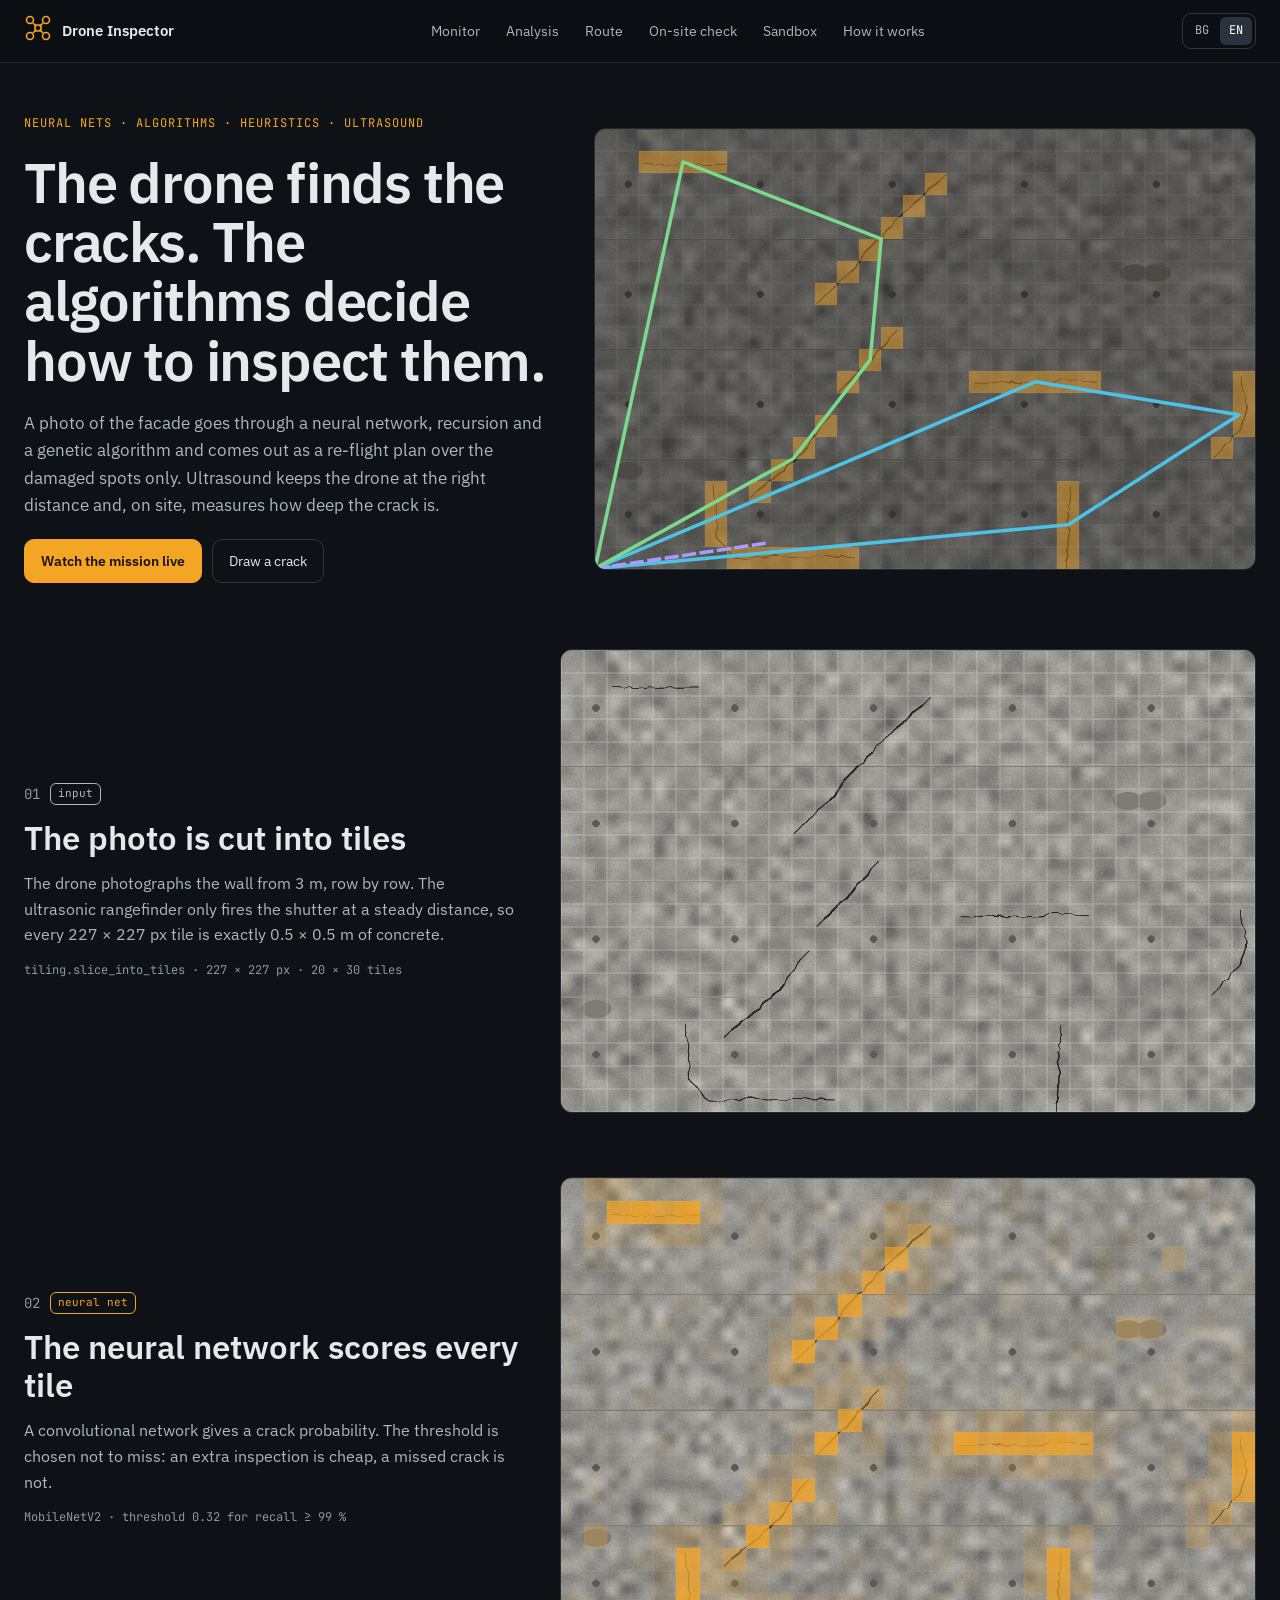
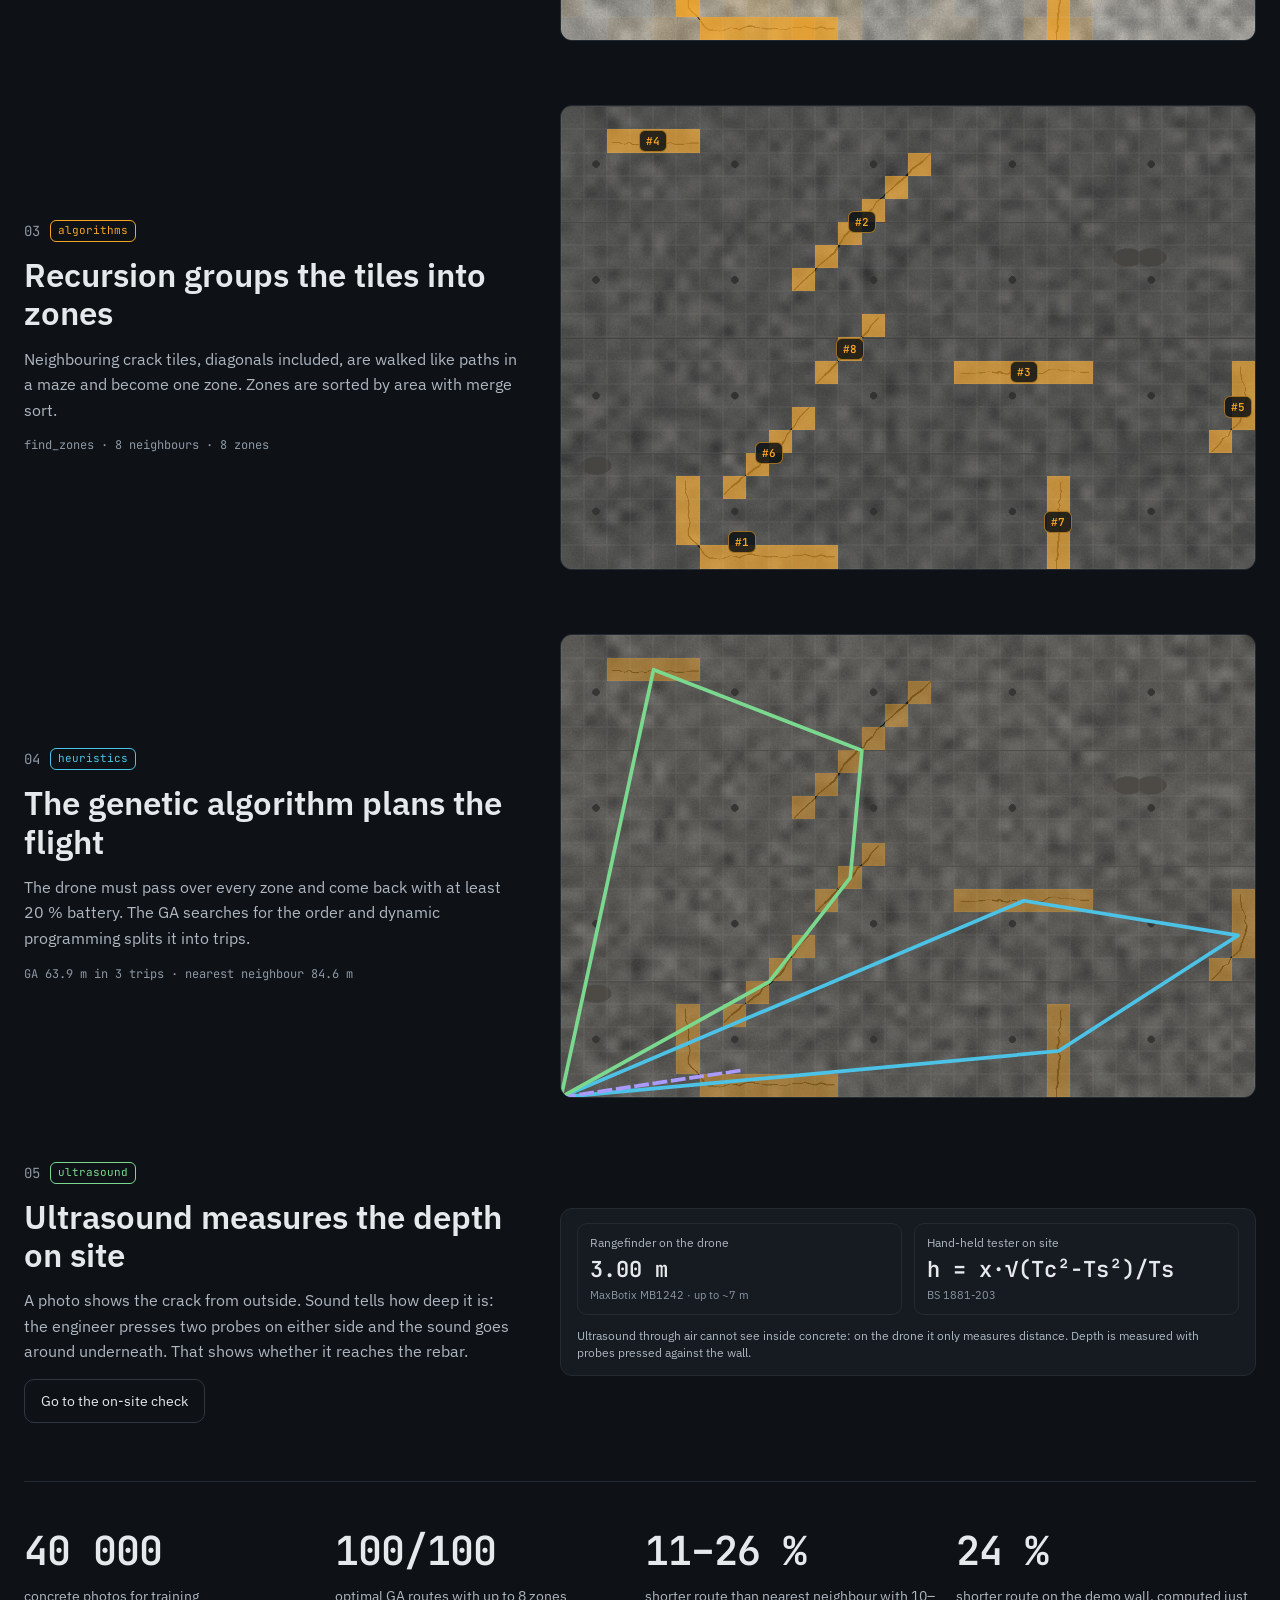
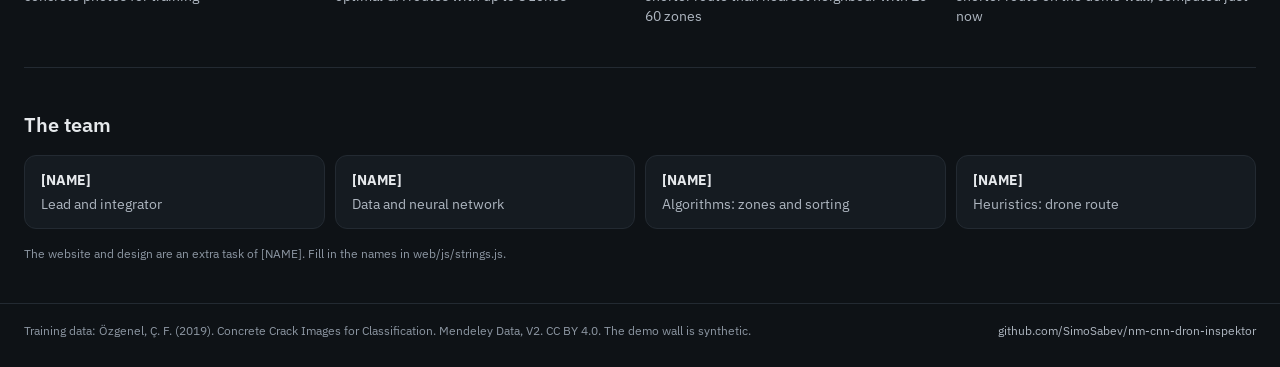
<file: web/index.html>
<!doctype html>
<html lang="bg">
<head>
<meta charset="utf-8">
<meta name="viewport" content="width=device-width, initial-scale=1">
<title>Дрон инспектор</title>
<link rel="preconnect" href="https://fonts.googleapis.com">
<link rel="preconnect" href="https://fonts.gstatic.com" crossorigin>
<link href="https://fonts.googleapis.com/css2?family=IBM+Plex+Sans:wght@400;500;600;700&family=JetBrains+Mono:wght@400;500;600&display=swap" rel="stylesheet">
<link rel="stylesheet" href="css/app.css">
<script type="module" src="js/pages/index.js"></script>
</head>
<body>
<header id="top"></header>
<main id="app" class="page" data-i18n-title="title.index"></main>
<footer id="foot"></footer>
</body>
</html>
</file>
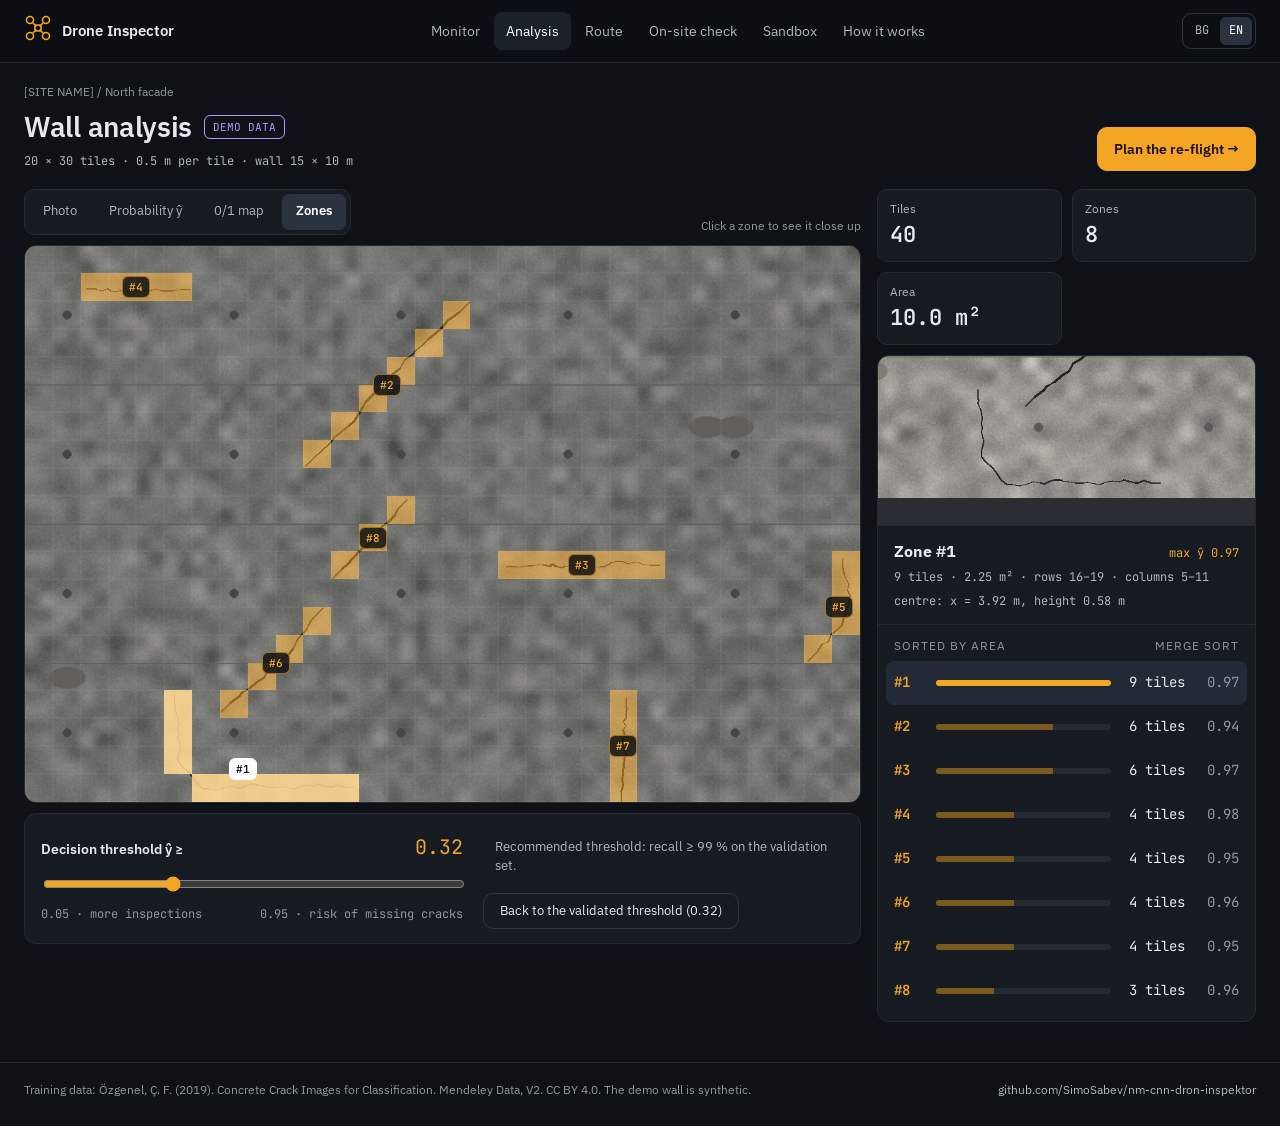
<file: web/analysis.html>
<!doctype html>
<html lang="bg">
<head>
<meta charset="utf-8">
<meta name="viewport" content="width=device-width, initial-scale=1">
<title>Дрон инспектор</title>
<link rel="preconnect" href="https://fonts.googleapis.com">
<link rel="preconnect" href="https://fonts.gstatic.com" crossorigin>
<link href="https://fonts.googleapis.com/css2?family=IBM+Plex+Sans:wght@400;500;600;700&family=JetBrains+Mono:wght@400;500;600&display=swap" rel="stylesheet">
<link rel="stylesheet" href="css/app.css">
<script type="module" src="js/pages/analysis.js"></script>
</head>
<body>
<header id="top"></header>
<main id="app" class="page" data-i18n-title="title.analysis"></main>
<footer id="foot"></footer>
</body>
</html>
</file>
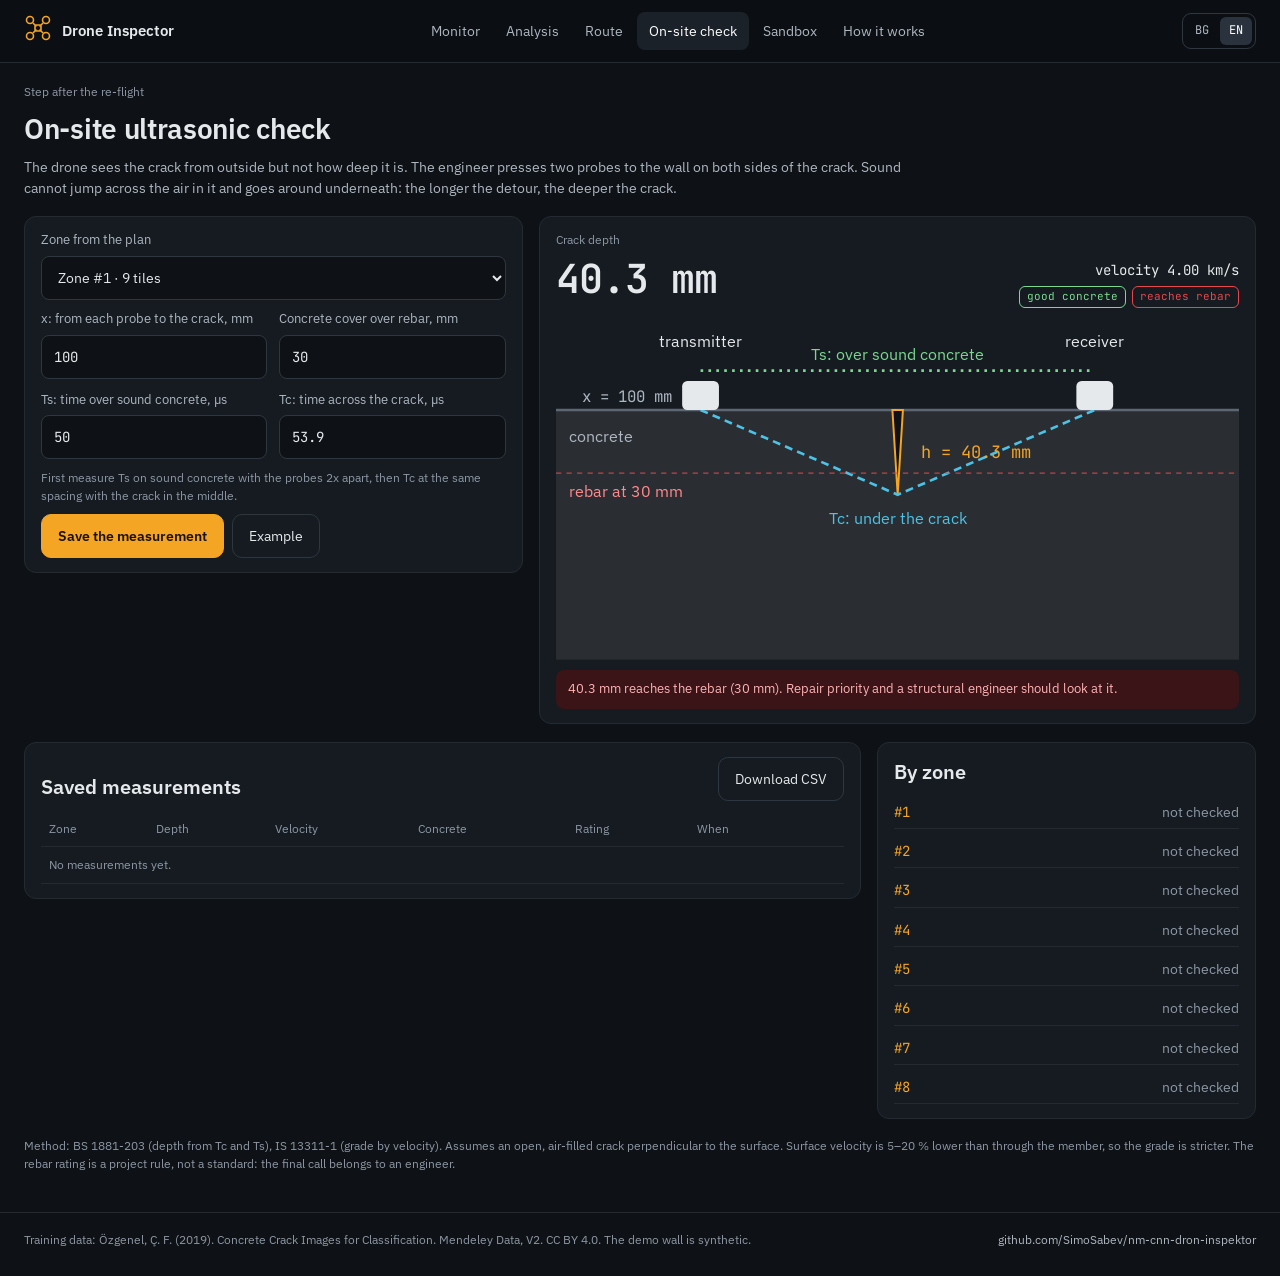
<file: web/field.html>
<!doctype html>
<html lang="bg">
<head>
<meta charset="utf-8">
<meta name="viewport" content="width=device-width, initial-scale=1">
<title>Дрон инспектор</title>
<link rel="preconnect" href="https://fonts.googleapis.com">
<link rel="preconnect" href="https://fonts.gstatic.com" crossorigin>
<link href="https://fonts.googleapis.com/css2?family=IBM+Plex+Sans:wght@400;500;600;700&family=JetBrains+Mono:wght@400;500;600&display=swap" rel="stylesheet">
<link rel="stylesheet" href="css/app.css">
<script type="module" src="js/pages/field.js"></script>
</head>
<body>
<header id="top"></header>
<main id="app" class="page" data-i18n-title="title.field"></main>
<footer id="foot"></footer>
</body>
</html>
</file>
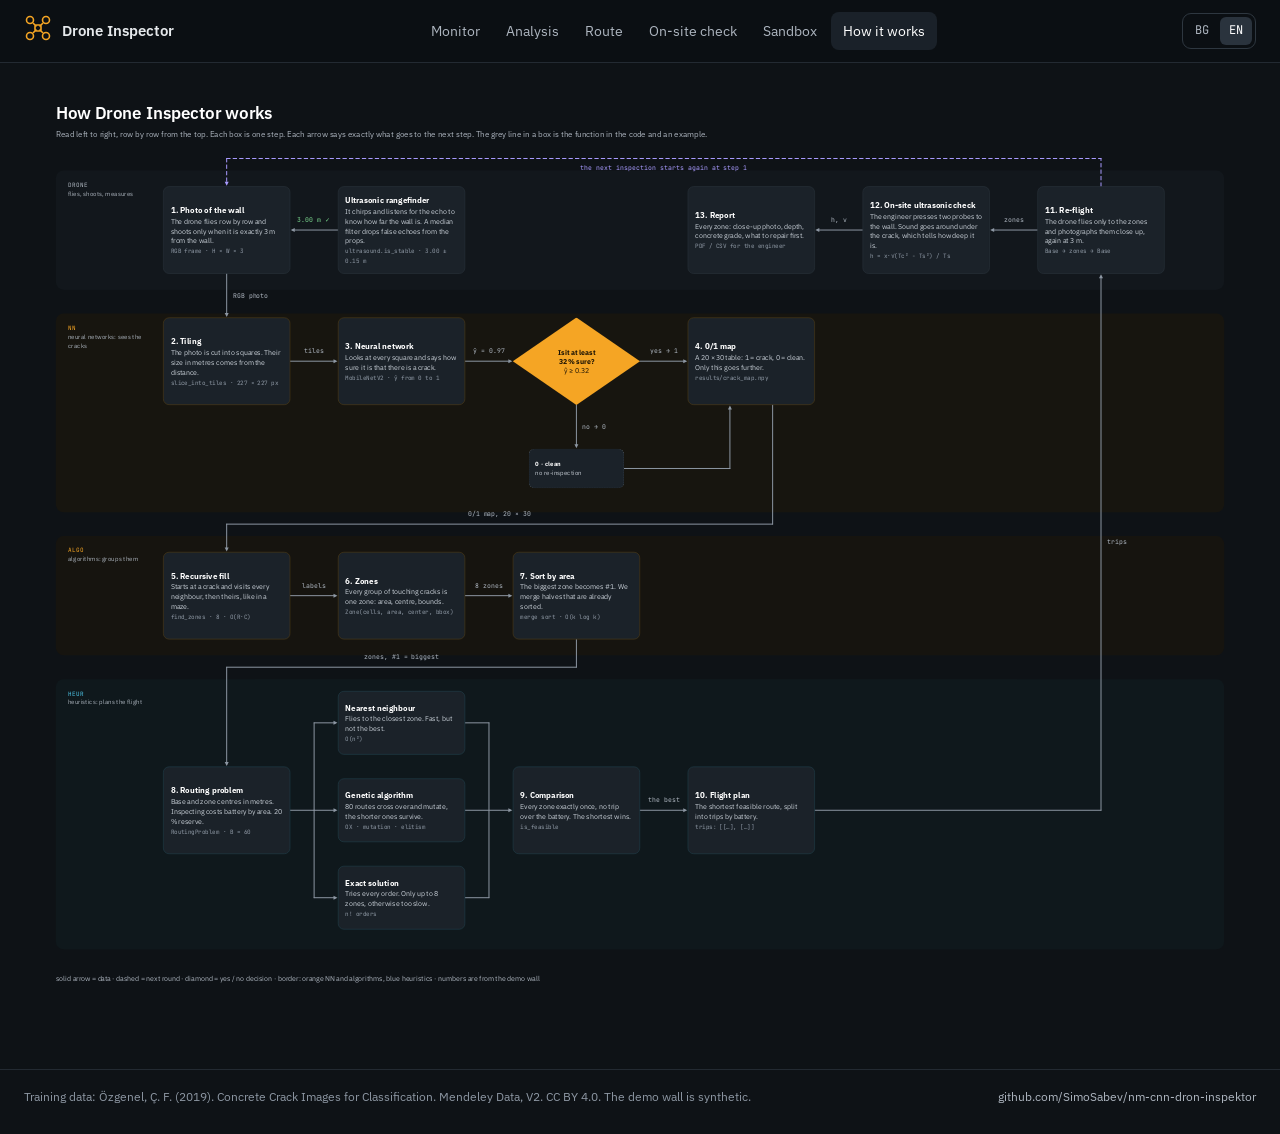
<file: web/how.html>
<!doctype html>
<html lang="bg">
<head>
<meta charset="utf-8">
<meta name="viewport" content="width=device-width, initial-scale=1">
<title>Как работи · Дрон инспектор</title>
<link rel="preconnect" href="https://fonts.googleapis.com">
<link rel="preconnect" href="https://fonts.gstatic.com" crossorigin>
<link href="https://fonts.googleapis.com/css2?family=IBM+Plex+Sans:wght@400;500;600;700&family=JetBrains+Mono:wght@400;500;600&display=swap" rel="stylesheet">
<link rel="stylesheet" href="css/app.css">
<style>
.fit { position: relative; width: 100%; overflow: hidden; }
.scheme { position: relative; transform-origin: 0 0; color: var(--text); }
.scheme .band { position: absolute; left: 64px; width: 2352px; border-radius: 16px; }
.scheme .card { position: absolute; box-sizing: border-box; padding: 12px 14px; display: flex; align-items: center; border: 1px solid; border-radius: 12px; font-size: 14px; line-height: 20px; color: var(--text-2); }
.scheme .card b { font-size: 16px; line-height: 24px; color: #fff; }
.scheme .tech { font-family: var(--mono); font-size: 12px; line-height: 16px; color: var(--faint); }
.scheme .dia { position: absolute; left: 984px; top: 472px; width: 256px; height: 176px; display: flex; align-items: center; justify-content: center; text-align: center; background: var(--crack); color: #1A1204; clip-path: polygon(50% 0, 100% 50%, 50% 100%, 0 50%); font-size: 14px; line-height: 18px; }
.scheme .zero { position: absolute; left: 1016px; top: 736px; width: 192px; height: 80px; box-sizing: border-box; padding: 8px 12px; display: flex; align-items: center; background: #1B2229; border: 1px dashed #5C6773; border-radius: 12px; font-size: 13px; line-height: 18px; color: var(--text-2); }
.scheme .zero b { color: #fff; }
.scheme .lbl { position: absolute; font-size: 13px; line-height: 16px; font-family: var(--mono); }
.scheme .lane { position: absolute; left: 88px; width: 172px; font-size: 13px; line-height: 18px; color: var(--muted); }
.scheme .lane span { font-family: var(--mono); font-size: 12px; letter-spacing: 1px; }
.scheme .ttl { position: absolute; left: 64px; top: 40px; font-size: 34px; line-height: 40px; font-weight: 600; color: #fff; }
.scheme .sub { position: absolute; left: 64px; top: 90px; width: 1700px; font-size: 16px; line-height: 24px; color: var(--muted); }
.scheme .legend { position: absolute; left: 64px; top: 1792px; width: 2200px; font-size: 14px; line-height: 20px; color: var(--muted); }
</style>
<script type="module" src="js/pages/how.js"></script>
</head>
<body>
<header id="top"></header>
<main id="app" class="page" data-i18n-title="title.how">
<div class="fit" id="fit">
<div class="scheme" data-lang="bg" style="width:2480px;height:1904px"><div class="band" style="top:176px;height:240px;background:#12171C"></div>
<div class="band" style="top:464px;height:400px;background:#17150F"></div>
<div class="band" style="top:912px;height:240px;background:#16140F"></div>
<div class="band" style="top:1200px;height:544px;background:#0F181C"></div>
<svg role="img" aria-label="От далекомера към камерата: снимай само при стабилни 3 m" width="95" height="8" viewBox="0 0 95 8" preserveAspectRatio="none" style="position:absolute;left:537px;top:292px;width:95px;height:8px;overflow:visible;fill:none;stroke:#8D97A3;stroke-width:2;stroke-linecap:round;stroke-linejoin:round"><defs><marker id="h-bg-1" orient="auto" markerWidth="5" markerHeight="5" refX="2" refY="2" overflow="visible"><path d="M0 0 L4 2 L0 4 Z" fill="#8D97A3" stroke="none" style="stroke:none;fill:#8D97A3"/></marker></defs><path d="M 95 4 L 4 4" marker-end="url(#h-bg-1)"></path></svg>
<svg role="img" aria-label="От Снимка към Нарязване" width="8" height="87" viewBox="0 0 8 87" preserveAspectRatio="none" style="position:absolute;left:404px;top:384px;width:8px;height:87px;overflow:visible;fill:none;stroke:#8D97A3;stroke-width:2;stroke-linecap:round;stroke-linejoin:round"><defs><marker id="h-bg-2" orient="auto" markerWidth="5" markerHeight="5" refX="2" refY="2" overflow="visible"><path d="M0 0 L4 2 L0 4 Z" fill="#8D97A3" stroke="none" style="stroke:none;fill:#8D97A3"/></marker></defs><path d="M 4 0 L 4 83" marker-end="url(#h-bg-2)"></path></svg>
<svg role="img" aria-label="От Нарязване към Невронна мрежа" width="95" height="8" viewBox="0 0 95 8" preserveAspectRatio="none" style="position:absolute;left:536px;top:556px;width:95px;height:8px;overflow:visible;fill:none;stroke:#8D97A3;stroke-width:2;stroke-linecap:round;stroke-linejoin:round"><defs><marker id="h-bg-3" orient="auto" markerWidth="5" markerHeight="5" refX="2" refY="2" overflow="visible"><path d="M0 0 L4 2 L0 4 Z" fill="#8D97A3" stroke="none" style="stroke:none;fill:#8D97A3"/></marker></defs><path d="M 0 4 L 91 4" marker-end="url(#h-bg-3)"></path></svg>
<svg role="img" aria-label="От Невронна мрежа към решението" width="95" height="8" viewBox="0 0 95 8" preserveAspectRatio="none" style="position:absolute;left:888px;top:556px;width:95px;height:8px;overflow:visible;fill:none;stroke:#8D97A3;stroke-width:2;stroke-linecap:round;stroke-linejoin:round"><defs><marker id="h-bg-4" orient="auto" markerWidth="5" markerHeight="5" refX="2" refY="2" overflow="visible"><path d="M0 0 L4 2 L0 4 Z" fill="#8D97A3" stroke="none" style="stroke:none;fill:#8D97A3"/></marker></defs><path d="M 0 4 L 91 4" marker-end="url(#h-bg-4)"></path></svg>
<svg role="img" aria-label="Ако да: към Карта 0/1 като 1" width="95" height="8" viewBox="0 0 95 8" preserveAspectRatio="none" style="position:absolute;left:1240px;top:556px;width:95px;height:8px;overflow:visible;fill:none;stroke:#8D97A3;stroke-width:2;stroke-linecap:round;stroke-linejoin:round"><defs><marker id="h-bg-5" orient="auto" markerWidth="5" markerHeight="5" refX="2" refY="2" overflow="visible"><path d="M0 0 L4 2 L0 4 Z" fill="#8D97A3" stroke="none" style="stroke:none;fill:#8D97A3"/></marker></defs><path d="M 0 4 L 91 4" marker-end="url(#h-bg-5)"></path></svg>
<svg role="img" aria-label="Ако не: 0, чисто" width="8" height="87" viewBox="0 0 8 87" preserveAspectRatio="none" style="position:absolute;left:1108px;top:648px;width:8px;height:87px;overflow:visible;fill:none;stroke:#8D97A3;stroke-width:2;stroke-linecap:round;stroke-linejoin:round"><defs><marker id="h-bg-6" orient="auto" markerWidth="5" markerHeight="5" refX="2" refY="2" overflow="visible"><path d="M0 0 L4 2 L0 4 Z" fill="#8D97A3" stroke="none" style="stroke:none;fill:#8D97A3"/></marker></defs><path d="M 4 0 L 4 83" marker-end="url(#h-bg-6)"></path></svg>
<svg aria-hidden="true" width="213" height="8" viewBox="0 0 213 8" preserveAspectRatio="none" style="position:absolute;left:1208px;top:772px;width:213px;height:8px;overflow:visible;fill:none;stroke:#8D97A3;stroke-width:2;stroke-linecap:round;stroke-linejoin:round"><path d="M 0 4 L 213 4"></path></svg>
<svg role="img" aria-label="От 0 чисто към Карта 0/1" width="8" height="127" viewBox="0 0 8 127" preserveAspectRatio="none" style="position:absolute;left:1417px;top:649px;width:8px;height:127px;overflow:visible;fill:none;stroke:#8D97A3;stroke-width:2;stroke-linecap:round;stroke-linejoin:round"><defs><marker id="h-bg-7" orient="auto" markerWidth="5" markerHeight="5" refX="2" refY="2" overflow="visible"><path d="M0 0 L4 2 L0 4 Z" fill="#8D97A3" stroke="none" style="stroke:none;fill:#8D97A3"/></marker></defs><path d="M 4 127 L 4 4" marker-end="url(#h-bg-7)"></path></svg>
<svg aria-hidden="true" width="8" height="240" viewBox="0 0 8 240" preserveAspectRatio="none" style="position:absolute;left:1503px;top:648px;width:8px;height:240px;overflow:visible;fill:none;stroke:#8D97A3;stroke-width:2;stroke-linecap:round;stroke-linejoin:round"><path d="M 4 0 L 4 240"></path></svg>
<svg aria-hidden="true" width="1099" height="8" viewBox="0 0 1099 8" preserveAspectRatio="none" style="position:absolute;left:408px;top:884px;width:1099px;height:8px;overflow:visible;fill:none;stroke:#8D97A3;stroke-width:2;stroke-linecap:round;stroke-linejoin:round"><path d="M 1099 4 L 0 4"></path></svg>
<svg role="img" aria-label="От Карта 0/1 към Рекурсивно обхождане" width="8" height="55" viewBox="0 0 8 55" preserveAspectRatio="none" style="position:absolute;left:404px;top:888px;width:8px;height:55px;overflow:visible;fill:none;stroke:#8D97A3;stroke-width:2;stroke-linecap:round;stroke-linejoin:round"><defs><marker id="h-bg-8" orient="auto" markerWidth="5" markerHeight="5" refX="2" refY="2" overflow="visible"><path d="M0 0 L4 2 L0 4 Z" fill="#8D97A3" stroke="none" style="stroke:none;fill:#8D97A3"/></marker></defs><path d="M 4 0 L 4 51" marker-end="url(#h-bg-8)"></path></svg>
<svg role="img" aria-label="Към Зони" width="95" height="8" viewBox="0 0 95 8" preserveAspectRatio="none" style="position:absolute;left:536px;top:1028px;width:95px;height:8px;overflow:visible;fill:none;stroke:#8D97A3;stroke-width:2;stroke-linecap:round;stroke-linejoin:round"><defs><marker id="h-bg-9" orient="auto" markerWidth="5" markerHeight="5" refX="2" refY="2" overflow="visible"><path d="M0 0 L4 2 L0 4 Z" fill="#8D97A3" stroke="none" style="stroke:none;fill:#8D97A3"/></marker></defs><path d="M 0 4 L 91 4" marker-end="url(#h-bg-9)"></path></svg>
<svg role="img" aria-label="Към Сортиране" width="95" height="8" viewBox="0 0 95 8" preserveAspectRatio="none" style="position:absolute;left:888px;top:1028px;width:95px;height:8px;overflow:visible;fill:none;stroke:#8D97A3;stroke-width:2;stroke-linecap:round;stroke-linejoin:round"><defs><marker id="h-bg-10" orient="auto" markerWidth="5" markerHeight="5" refX="2" refY="2" overflow="visible"><path d="M0 0 L4 2 L0 4 Z" fill="#8D97A3" stroke="none" style="stroke:none;fill:#8D97A3"/></marker></defs><path d="M 0 4 L 91 4" marker-end="url(#h-bg-10)"></path></svg>
<svg aria-hidden="true" width="8" height="56" viewBox="0 0 8 56" preserveAspectRatio="none" style="position:absolute;left:1108px;top:1120px;width:8px;height:56px;overflow:visible;fill:none;stroke:#8D97A3;stroke-width:2;stroke-linecap:round;stroke-linejoin:round"><path d="M 4 0 L 4 56"></path></svg>
<svg aria-hidden="true" width="704" height="8" viewBox="0 0 704 8" preserveAspectRatio="none" style="position:absolute;left:408px;top:1172px;width:704px;height:8px;overflow:visible;fill:none;stroke:#8D97A3;stroke-width:2;stroke-linecap:round;stroke-linejoin:round"><path d="M 704 4 L 0 4"></path></svg>
<svg role="img" aria-label="От Сортиране към Задача за маршрута" width="8" height="199" viewBox="0 0 8 199" preserveAspectRatio="none" style="position:absolute;left:404px;top:1176px;width:8px;height:199px;overflow:visible;fill:none;stroke:#8D97A3;stroke-width:2;stroke-linecap:round;stroke-linejoin:round"><defs><marker id="h-bg-11" orient="auto" markerWidth="5" markerHeight="5" refX="2" refY="2" overflow="visible"><path d="M0 0 L4 2 L0 4 Z" fill="#8D97A3" stroke="none" style="stroke:none;fill:#8D97A3"/></marker></defs><path d="M 4 0 L 4 195" marker-end="url(#h-bg-11)"></path></svg>
<svg aria-hidden="true" width="48" height="8" viewBox="0 0 48 8" preserveAspectRatio="none" style="position:absolute;left:536px;top:1460px;width:48px;height:8px;overflow:visible;fill:none;stroke:#8D97A3;stroke-width:2;stroke-linecap:round;stroke-linejoin:round"><path d="M 0 4 L 48 4"></path></svg>
<svg aria-hidden="true" width="8" height="352" viewBox="0 0 8 352" preserveAspectRatio="none" style="position:absolute;left:580px;top:1288px;width:8px;height:352px;overflow:visible;fill:none;stroke:#8D97A3;stroke-width:2;stroke-linecap:round;stroke-linejoin:round"><path d="M 4 0 L 4 352"></path></svg>
<svg role="img" aria-label="Към Най-близък съсед" width="47" height="8" viewBox="0 0 47 8" preserveAspectRatio="none" style="position:absolute;left:584px;top:1284px;width:47px;height:8px;overflow:visible;fill:none;stroke:#8D97A3;stroke-width:2;stroke-linecap:round;stroke-linejoin:round"><defs><marker id="h-bg-12" orient="auto" markerWidth="5" markerHeight="5" refX="2" refY="2" overflow="visible"><path d="M0 0 L4 2 L0 4 Z" fill="#8D97A3" stroke="none" style="stroke:none;fill:#8D97A3"/></marker></defs><path d="M 0 4 L 43 4" marker-end="url(#h-bg-12)"></path></svg>
<svg role="img" aria-label="Към Генетичен алгоритъм" width="47" height="8" viewBox="0 0 47 8" preserveAspectRatio="none" style="position:absolute;left:584px;top:1460px;width:47px;height:8px;overflow:visible;fill:none;stroke:#8D97A3;stroke-width:2;stroke-linecap:round;stroke-linejoin:round"><defs><marker id="h-bg-13" orient="auto" markerWidth="5" markerHeight="5" refX="2" refY="2" overflow="visible"><path d="M0 0 L4 2 L0 4 Z" fill="#8D97A3" stroke="none" style="stroke:none;fill:#8D97A3"/></marker></defs><path d="M 0 4 L 43 4" marker-end="url(#h-bg-13)"></path></svg>
<svg role="img" aria-label="Към Точно решение" width="47" height="8" viewBox="0 0 47 8" preserveAspectRatio="none" style="position:absolute;left:584px;top:1636px;width:47px;height:8px;overflow:visible;fill:none;stroke:#8D97A3;stroke-width:2;stroke-linecap:round;stroke-linejoin:round"><defs><marker id="h-bg-14" orient="auto" markerWidth="5" markerHeight="5" refX="2" refY="2" overflow="visible"><path d="M0 0 L4 2 L0 4 Z" fill="#8D97A3" stroke="none" style="stroke:none;fill:#8D97A3"/></marker></defs><path d="M 0 4 L 43 4" marker-end="url(#h-bg-14)"></path></svg>
<svg aria-hidden="true" width="48" height="8" viewBox="0 0 48 8" preserveAspectRatio="none" style="position:absolute;left:888px;top:1284px;width:48px;height:8px;overflow:visible;fill:none;stroke:#8D97A3;stroke-width:2;stroke-linecap:round;stroke-linejoin:round"><path d="M 0 4 L 48 4"></path></svg>
<svg aria-hidden="true" width="48" height="8" viewBox="0 0 48 8" preserveAspectRatio="none" style="position:absolute;left:888px;top:1636px;width:48px;height:8px;overflow:visible;fill:none;stroke:#8D97A3;stroke-width:2;stroke-linecap:round;stroke-linejoin:round"><path d="M 0 4 L 48 4"></path></svg>
<svg aria-hidden="true" width="8" height="352" viewBox="0 0 8 352" preserveAspectRatio="none" style="position:absolute;left:932px;top:1288px;width:8px;height:352px;overflow:visible;fill:none;stroke:#8D97A3;stroke-width:2;stroke-linecap:round;stroke-linejoin:round"><path d="M 4 0 L 4 352"></path></svg>
<svg role="img" aria-label="От трите метода към Сравнение" width="95" height="8" viewBox="0 0 95 8" preserveAspectRatio="none" style="position:absolute;left:888px;top:1460px;width:95px;height:8px;overflow:visible;fill:none;stroke:#8D97A3;stroke-width:2;stroke-linecap:round;stroke-linejoin:round"><defs><marker id="h-bg-15" orient="auto" markerWidth="5" markerHeight="5" refX="2" refY="2" overflow="visible"><path d="M0 0 L4 2 L0 4 Z" fill="#8D97A3" stroke="none" style="stroke:none;fill:#8D97A3"/></marker></defs><path d="M 0 4 L 91 4" marker-end="url(#h-bg-15)"></path></svg>
<svg role="img" aria-label="Към План за полета" width="95" height="8" viewBox="0 0 95 8" preserveAspectRatio="none" style="position:absolute;left:1240px;top:1460px;width:95px;height:8px;overflow:visible;fill:none;stroke:#8D97A3;stroke-width:2;stroke-linecap:round;stroke-linejoin:round"><defs><marker id="h-bg-16" orient="auto" markerWidth="5" markerHeight="5" refX="2" refY="2" overflow="visible"><path d="M0 0 L4 2 L0 4 Z" fill="#8D97A3" stroke="none" style="stroke:none;fill:#8D97A3"/></marker></defs><path d="M 0 4 L 91 4" marker-end="url(#h-bg-16)"></path></svg>
<svg aria-hidden="true" width="576" height="8" viewBox="0 0 576 8" preserveAspectRatio="none" style="position:absolute;left:1592px;top:1460px;width:576px;height:8px;overflow:visible;fill:none;stroke:#8D97A3;stroke-width:2;stroke-linecap:round;stroke-linejoin:round"><path d="M 0 4 L 576 4"></path></svg>
<svg role="img" aria-label="От План за полета към Повторен полет" width="8" height="1079" viewBox="0 0 8 1079" preserveAspectRatio="none" style="position:absolute;left:2164px;top:385px;width:8px;height:1079px;overflow:visible;fill:none;stroke:#8D97A3;stroke-width:2;stroke-linecap:round;stroke-linejoin:round"><defs><marker id="h-bg-17" orient="auto" markerWidth="5" markerHeight="5" refX="2" refY="2" overflow="visible"><path d="M0 0 L4 2 L0 4 Z" fill="#8D97A3" stroke="none" style="stroke:none;fill:#8D97A3"/></marker></defs><path d="M 4 1079 L 4 4" marker-end="url(#h-bg-17)"></path></svg>
<svg role="img" aria-label="От Повторен полет към УЗ проверка на място" width="95" height="8" viewBox="0 0 95 8" preserveAspectRatio="none" style="position:absolute;left:1945px;top:292px;width:95px;height:8px;overflow:visible;fill:none;stroke:#8D97A3;stroke-width:2;stroke-linecap:round;stroke-linejoin:round"><defs><marker id="h-bg-18" orient="auto" markerWidth="5" markerHeight="5" refX="2" refY="2" overflow="visible"><path d="M0 0 L4 2 L0 4 Z" fill="#8D97A3" stroke="none" style="stroke:none;fill:#8D97A3"/></marker></defs><path d="M 95 4 L 4 4" marker-end="url(#h-bg-18)"></path></svg>
<svg role="img" aria-label="От УЗ проверка към Отчет" width="95" height="8" viewBox="0 0 95 8" preserveAspectRatio="none" style="position:absolute;left:1593px;top:292px;width:95px;height:8px;overflow:visible;fill:none;stroke:#8D97A3;stroke-width:2;stroke-linecap:round;stroke-linejoin:round"><defs><marker id="h-bg-19" orient="auto" markerWidth="5" markerHeight="5" refX="2" refY="2" overflow="visible"><path d="M0 0 L4 2 L0 4 Z" fill="#8D97A3" stroke="none" style="stroke:none;fill:#8D97A3"/></marker></defs><path d="M 95 4 L 4 4" marker-end="url(#h-bg-19)"></path></svg>
<svg aria-hidden="true" width="8" height="56" viewBox="0 0 8 56" preserveAspectRatio="none" style="position:absolute;left:2164px;top:152px;width:8px;height:56px;overflow:visible;fill:none;stroke:#A99BFF;stroke-width:2;stroke-linecap:round;stroke-linejoin:round;stroke-dasharray:7 6"><path d="M 4 56 L 4 0"></path></svg>
<svg aria-hidden="true" width="1760" height="8" viewBox="0 0 1760 8" preserveAspectRatio="none" style="position:absolute;left:408px;top:148px;width:1760px;height:8px;overflow:visible;fill:none;stroke:#A99BFF;stroke-width:2;stroke-linecap:round;stroke-linejoin:round;stroke-dasharray:7 6"><path d="M 0 4 L 1760 4"></path></svg>
<svg role="img" aria-label="Обратно към Снимка: следващата инспекция" width="8" height="55" viewBox="0 0 8 55" preserveAspectRatio="none" style="position:absolute;left:404px;top:152px;width:8px;height:55px;overflow:visible;fill:none;stroke:#A99BFF;stroke-width:2;stroke-linecap:round;stroke-linejoin:round;stroke-dasharray:7 6"><defs><marker id="h-bg-20" orient="auto" markerWidth="5" markerHeight="5" refX="2" refY="2" overflow="visible"><path d="M0 0 L4 2 L0 4 Z" fill="#A99BFF" stroke="none" style="stroke:none;fill:#A99BFF"/></marker></defs><path d="M 4 0 L 4 51" marker-end="url(#h-bg-20)"></path></svg>
<div class="ttl">Как работи Дрон инспектор</div>
<div class="sub">Чети отляво надясно, ред по ред отгоре надолу. Всяко квадратче е една стъпка. На всяка стрелка пише какво точно минава към следващата стъпка. Сивият ред в квадратчето е функцията в кода и пример.</div>
<div class="card" style="left:280px;top:208px;width:256px;height:176px;background:#1B2229;border-color:#2E3740"><span><b>1. Снимка на стената</b><br>Дронът лети ред по ред и снима само когато е точно на 3 m от стената.<br><span class="tech">RGB кадър · H × W × 3</span></span></div>
<div class="card" style="left:632px;top:208px;width:256px;height:176px;background:#1B2229;border-color:#2E3740"><span><b>УЗ далекомер</b><br>Пищи и слуша ехото, за да знае колко е далеч стената. Медианата маха грешните ехота от витлата.<br><span class="tech">ultrasound.is_stable · 3.00 ± 0.15 m</span></span></div>
<div class="card" style="left:1336px;top:208px;width:256px;height:176px;background:#1B2229;border-color:#2E3740"><span><b>13. Отчет</b><br>Всички зони: снимка отблизо, дълбочина, клас на бетона, какво да се ремонтира първо.<br><span class="tech">PDF / CSV за инженера</span></span></div>
<div class="card" style="left:1688px;top:208px;width:256px;height:176px;background:#1B2229;border-color:#2E3740"><span><b>12. УЗ проверка на място</b><br>Инженерът опира два датчика до стената. Звукът заобикаля под пукнатината, и така се мери колко е дълбока.<br><span class="tech">h = x·√(Tc² − Ts²) / Ts</span></span></div>
<div class="card" style="left:2040px;top:208px;width:256px;height:176px;background:#1B2229;border-color:#2E3740"><span><b>11. Повторен полет</b><br>Дронът лети само до зоните и ги снима отблизо, пак на 3 m.<br><span class="tech">База → зони → База</span></span></div>
<div class="card" style="left:280px;top:472px;width:256px;height:176px;background:#1B2229;border-color:#5A4318"><span><b>2. Нарязване</b><br>Снимката се реже на квадратчета. Размерът им в метри идва от разстоянието.<br><span class="tech">slice_into_tiles · 227 × 227 px</span></span></div>
<div class="card" style="left:632px;top:472px;width:256px;height:176px;background:#1B2229;border-color:#5A4318"><span><b>3. Невронна мрежа</b><br>Гледа всяко квадратче и казва колко е сигурна, че има пукнатина.<br><span class="tech">MobileNetV2 · ŷ от 0 до 1</span></span></div>
<div class="dia"><span><b>Сигурна ли е<br>поне 32 %?</b><br>ŷ ≥ 0.32</span></div>
<div class="zero"><span><b>0 · чисто</b><br>не се огледва повторно</span></div>
<div class="card" style="left:1336px;top:472px;width:256px;height:176px;background:#1B2229;border-color:#5A4318"><span><b>4. Карта 0/1</b><br>Таблица 20 × 30: 1 = пукнатина, 0 = чисто. Само тя минава нататък.<br><span class="tech">results/crack_map.npy</span></span></div>
<div class="card" style="left:280px;top:944px;width:256px;height:176px;background:#1B2229;border-color:#5A4318"><span><b>5. Рекурсивно обхождане</b><br>Тръгва от пукнатина и посещава всяка съседна, после нейните съседи, като в лабиринт.<br><span class="tech">find_zones · 8 · O(R·C)</span></span></div>
<div class="card" style="left:632px;top:944px;width:256px;height:176px;background:#1B2229;border-color:#5A4318"><span><b>6. Зони</b><br>Всяка група допиращи се пукнатини е една зона: площ, център, граници.<br><span class="tech">Zone(cells, area, center, bbox)</span></span></div>
<div class="card" style="left:984px;top:944px;width:256px;height:176px;background:#1B2229;border-color:#5A4318"><span><b>7. Сортиране по площ</b><br>Най-голямата зона става №1. Сливаме вече подредени половинки.<br><span class="tech">merge sort · O(k log k)</span></span></div>
<div class="card" style="left:280px;top:1376px;width:256px;height:176px;background:#1B2229;border-color:#234652"><span><b>8. Задача за маршрута</b><br>База и центровете на зоните в метри. Огледът харчи батерия според площта. 20 % резерв.<br><span class="tech">RoutingProblem · B = 60</span></span></div>
<div class="card" style="left:632px;top:1224px;width:256px;height:128px;background:#1B2229;border-color:#234652"><span><b>Най-близък съсед</b><br>Лети до най-близката зона. Бърз, но не най-добър.<br><span class="tech">O(n²)</span></span></div>
<div class="card" style="left:632px;top:1400px;width:256px;height:128px;background:#1B2229;border-color:#234652"><span><b>Генетичен алгоритъм</b><br>80 маршрута се кръстосват и мутират, оцеляват по-късите.<br><span class="tech">OX · мутация · елит</span></span></div>
<div class="card" style="left:632px;top:1576px;width:256px;height:128px;background:#1B2229;border-color:#234652"><span><b>Точно решение</b><br>Пробва всички подредби. Само до 8 зони, иначе е бавно.<br><span class="tech">n! подредби</span></span></div>
<div class="card" style="left:984px;top:1376px;width:256px;height:176px;background:#1B2229;border-color:#234652"><span><b>9. Сравнение</b><br>Всяка зона точно веднъж, никой рейс над батерията. Печели най-късият.<br><span class="tech">is_feasible</span></span></div>
<div class="card" style="left:1336px;top:1376px;width:256px;height:176px;background:#1B2229;border-color:#234652"><span><b>10. План за полета</b><br>Най-краткият допустим маршрут, разделен на рейсове по батерията.<br><span class="tech">рейсове: [[…], […]]</span></span></div>
<div class="lane" style="top:196px"><span style="color:#AEB6C0">ДРОНЪТ</span><br>лети, снима, мери</div>
<div class="lane" style="top:484px"><span style="color:#F5A524">НМ</span><br>невронни мрежи: вижда пукнатините</div>
<div class="lane" style="top:932px"><span style="color:#F5A524">АСД</span><br>алгоритми: групира ги</div>
<div class="lane" style="top:1220px"><span style="color:#4CC3E6">ЕМП</span><br>евристики: чертае полета</div>
<div class="lbl" style="left:544px;top:268px;width:80px;text-align:center;color:#7BD88F">3.00 m ✓</div>
<div class="lbl" style="left:420px;top:420px;width:110px;text-align:left;color:#AEB6C0">RGB снимка</div>
<div class="lbl" style="left:546px;top:532px;width:76px;text-align:center;color:#AEB6C0">плочки</div>
<div class="lbl" style="left:898px;top:532px;width:76px;text-align:center;color:#AEB6C0">ŷ = 0.97</div>
<div class="lbl" style="left:1252px;top:532px;width:72px;text-align:center;color:#AEB6C0">да → 1</div>
<div class="lbl" style="left:1124px;top:684px;width:80px;text-align:left;color:#AEB6C0">не → 0</div>
<div class="lbl" style="left:852px;top:860px;width:210px;text-align:center;color:#AEB6C0">карта 0/1, 20 × 30</div>
<div class="lbl" style="left:546px;top:1004px;width:76px;text-align:center;color:#AEB6C0">етикети</div>
<div class="lbl" style="left:898px;top:1004px;width:76px;text-align:center;color:#AEB6C0">8 зони</div>
<div class="lbl" style="left:650px;top:1148px;width:220px;text-align:center;color:#AEB6C0">зони, №1 = най-голямата</div>
<div class="lbl" style="left:1244px;top:1436px;width:88px;text-align:center;color:#AEB6C0">най-добрият</div>
<div class="lbl" style="left:2180px;top:916px;width:80px;text-align:left;color:#AEB6C0">рейсове</div>
<div class="lbl" style="left:1952px;top:268px;width:80px;text-align:center;color:#AEB6C0">зони</div>
<div class="lbl" style="left:1600px;top:268px;width:80px;text-align:center;color:#AEB6C0">h, v</div>
<div class="lbl" style="left:1088px;top:164px;width:400px;text-align:center;color:#A99BFF">следващата инспекция започва отново от стъпка 1</div>
<div class="legend">плътна стрелка = данни · пунктир = нов кръг · ромб = решение да / не · рамка: оранжево НМ и АСД, синьо ЕМП · числата са от демо стената</div></div>
<div class="scheme" data-lang="en" style="width:2480px;height:1904px"><div class="band" style="top:176px;height:240px;background:#12171C"></div>
<div class="band" style="top:464px;height:400px;background:#17150F"></div>
<div class="band" style="top:912px;height:240px;background:#16140F"></div>
<div class="band" style="top:1200px;height:544px;background:#0F181C"></div>
<svg role="img" aria-label="From rangefinder to camera: shoot only at a steady 3 m" width="95" height="8" viewBox="0 0 95 8" preserveAspectRatio="none" style="position:absolute;left:537px;top:292px;width:95px;height:8px;overflow:visible;fill:none;stroke:#8D97A3;stroke-width:2;stroke-linecap:round;stroke-linejoin:round"><defs><marker id="h-en-1" orient="auto" markerWidth="5" markerHeight="5" refX="2" refY="2" overflow="visible"><path d="M0 0 L4 2 L0 4 Z" fill="#8D97A3" stroke="none" style="stroke:none;fill:#8D97A3"/></marker></defs><path d="M 95 4 L 4 4" marker-end="url(#h-en-1)"></path></svg>
<svg role="img" aria-label="From Photo to Tiling" width="8" height="87" viewBox="0 0 8 87" preserveAspectRatio="none" style="position:absolute;left:404px;top:384px;width:8px;height:87px;overflow:visible;fill:none;stroke:#8D97A3;stroke-width:2;stroke-linecap:round;stroke-linejoin:round"><defs><marker id="h-en-2" orient="auto" markerWidth="5" markerHeight="5" refX="2" refY="2" overflow="visible"><path d="M0 0 L4 2 L0 4 Z" fill="#8D97A3" stroke="none" style="stroke:none;fill:#8D97A3"/></marker></defs><path d="M 4 0 L 4 83" marker-end="url(#h-en-2)"></path></svg>
<svg role="img" aria-label="From Tiling to Neural network" width="95" height="8" viewBox="0 0 95 8" preserveAspectRatio="none" style="position:absolute;left:536px;top:556px;width:95px;height:8px;overflow:visible;fill:none;stroke:#8D97A3;stroke-width:2;stroke-linecap:round;stroke-linejoin:round"><defs><marker id="h-en-3" orient="auto" markerWidth="5" markerHeight="5" refX="2" refY="2" overflow="visible"><path d="M0 0 L4 2 L0 4 Z" fill="#8D97A3" stroke="none" style="stroke:none;fill:#8D97A3"/></marker></defs><path d="M 0 4 L 91 4" marker-end="url(#h-en-3)"></path></svg>
<svg role="img" aria-label="From Neural network to the decision" width="95" height="8" viewBox="0 0 95 8" preserveAspectRatio="none" style="position:absolute;left:888px;top:556px;width:95px;height:8px;overflow:visible;fill:none;stroke:#8D97A3;stroke-width:2;stroke-linecap:round;stroke-linejoin:round"><defs><marker id="h-en-4" orient="auto" markerWidth="5" markerHeight="5" refX="2" refY="2" overflow="visible"><path d="M0 0 L4 2 L0 4 Z" fill="#8D97A3" stroke="none" style="stroke:none;fill:#8D97A3"/></marker></defs><path d="M 0 4 L 91 4" marker-end="url(#h-en-4)"></path></svg>
<svg role="img" aria-label="If yes: to the 0/1 map as 1" width="95" height="8" viewBox="0 0 95 8" preserveAspectRatio="none" style="position:absolute;left:1240px;top:556px;width:95px;height:8px;overflow:visible;fill:none;stroke:#8D97A3;stroke-width:2;stroke-linecap:round;stroke-linejoin:round"><defs><marker id="h-en-5" orient="auto" markerWidth="5" markerHeight="5" refX="2" refY="2" overflow="visible"><path d="M0 0 L4 2 L0 4 Z" fill="#8D97A3" stroke="none" style="stroke:none;fill:#8D97A3"/></marker></defs><path d="M 0 4 L 91 4" marker-end="url(#h-en-5)"></path></svg>
<svg role="img" aria-label="If no: 0, clean" width="8" height="87" viewBox="0 0 8 87" preserveAspectRatio="none" style="position:absolute;left:1108px;top:648px;width:8px;height:87px;overflow:visible;fill:none;stroke:#8D97A3;stroke-width:2;stroke-linecap:round;stroke-linejoin:round"><defs><marker id="h-en-6" orient="auto" markerWidth="5" markerHeight="5" refX="2" refY="2" overflow="visible"><path d="M0 0 L4 2 L0 4 Z" fill="#8D97A3" stroke="none" style="stroke:none;fill:#8D97A3"/></marker></defs><path d="M 4 0 L 4 83" marker-end="url(#h-en-6)"></path></svg>
<svg aria-hidden="true" width="213" height="8" viewBox="0 0 213 8" preserveAspectRatio="none" style="position:absolute;left:1208px;top:772px;width:213px;height:8px;overflow:visible;fill:none;stroke:#8D97A3;stroke-width:2;stroke-linecap:round;stroke-linejoin:round"><path d="M 0 4 L 213 4"></path></svg>
<svg role="img" aria-label="From 0 clean to the 0/1 map" width="8" height="127" viewBox="0 0 8 127" preserveAspectRatio="none" style="position:absolute;left:1417px;top:649px;width:8px;height:127px;overflow:visible;fill:none;stroke:#8D97A3;stroke-width:2;stroke-linecap:round;stroke-linejoin:round"><defs><marker id="h-en-7" orient="auto" markerWidth="5" markerHeight="5" refX="2" refY="2" overflow="visible"><path d="M0 0 L4 2 L0 4 Z" fill="#8D97A3" stroke="none" style="stroke:none;fill:#8D97A3"/></marker></defs><path d="M 4 127 L 4 4" marker-end="url(#h-en-7)"></path></svg>
<svg aria-hidden="true" width="8" height="240" viewBox="0 0 8 240" preserveAspectRatio="none" style="position:absolute;left:1503px;top:648px;width:8px;height:240px;overflow:visible;fill:none;stroke:#8D97A3;stroke-width:2;stroke-linecap:round;stroke-linejoin:round"><path d="M 4 0 L 4 240"></path></svg>
<svg aria-hidden="true" width="1099" height="8" viewBox="0 0 1099 8" preserveAspectRatio="none" style="position:absolute;left:408px;top:884px;width:1099px;height:8px;overflow:visible;fill:none;stroke:#8D97A3;stroke-width:2;stroke-linecap:round;stroke-linejoin:round"><path d="M 1099 4 L 0 4"></path></svg>
<svg role="img" aria-label="From the 0/1 map to Recursive fill" width="8" height="55" viewBox="0 0 8 55" preserveAspectRatio="none" style="position:absolute;left:404px;top:888px;width:8px;height:55px;overflow:visible;fill:none;stroke:#8D97A3;stroke-width:2;stroke-linecap:round;stroke-linejoin:round"><defs><marker id="h-en-8" orient="auto" markerWidth="5" markerHeight="5" refX="2" refY="2" overflow="visible"><path d="M0 0 L4 2 L0 4 Z" fill="#8D97A3" stroke="none" style="stroke:none;fill:#8D97A3"/></marker></defs><path d="M 4 0 L 4 51" marker-end="url(#h-en-8)"></path></svg>
<svg role="img" aria-label="To Zones" width="95" height="8" viewBox="0 0 95 8" preserveAspectRatio="none" style="position:absolute;left:536px;top:1028px;width:95px;height:8px;overflow:visible;fill:none;stroke:#8D97A3;stroke-width:2;stroke-linecap:round;stroke-linejoin:round"><defs><marker id="h-en-9" orient="auto" markerWidth="5" markerHeight="5" refX="2" refY="2" overflow="visible"><path d="M0 0 L4 2 L0 4 Z" fill="#8D97A3" stroke="none" style="stroke:none;fill:#8D97A3"/></marker></defs><path d="M 0 4 L 91 4" marker-end="url(#h-en-9)"></path></svg>
<svg role="img" aria-label="To Sorting" width="95" height="8" viewBox="0 0 95 8" preserveAspectRatio="none" style="position:absolute;left:888px;top:1028px;width:95px;height:8px;overflow:visible;fill:none;stroke:#8D97A3;stroke-width:2;stroke-linecap:round;stroke-linejoin:round"><defs><marker id="h-en-10" orient="auto" markerWidth="5" markerHeight="5" refX="2" refY="2" overflow="visible"><path d="M0 0 L4 2 L0 4 Z" fill="#8D97A3" stroke="none" style="stroke:none;fill:#8D97A3"/></marker></defs><path d="M 0 4 L 91 4" marker-end="url(#h-en-10)"></path></svg>
<svg aria-hidden="true" width="8" height="56" viewBox="0 0 8 56" preserveAspectRatio="none" style="position:absolute;left:1108px;top:1120px;width:8px;height:56px;overflow:visible;fill:none;stroke:#8D97A3;stroke-width:2;stroke-linecap:round;stroke-linejoin:round"><path d="M 4 0 L 4 56"></path></svg>
<svg aria-hidden="true" width="704" height="8" viewBox="0 0 704 8" preserveAspectRatio="none" style="position:absolute;left:408px;top:1172px;width:704px;height:8px;overflow:visible;fill:none;stroke:#8D97A3;stroke-width:2;stroke-linecap:round;stroke-linejoin:round"><path d="M 704 4 L 0 4"></path></svg>
<svg role="img" aria-label="From Sorting to the Routing problem" width="8" height="199" viewBox="0 0 8 199" preserveAspectRatio="none" style="position:absolute;left:404px;top:1176px;width:8px;height:199px;overflow:visible;fill:none;stroke:#8D97A3;stroke-width:2;stroke-linecap:round;stroke-linejoin:round"><defs><marker id="h-en-11" orient="auto" markerWidth="5" markerHeight="5" refX="2" refY="2" overflow="visible"><path d="M0 0 L4 2 L0 4 Z" fill="#8D97A3" stroke="none" style="stroke:none;fill:#8D97A3"/></marker></defs><path d="M 4 0 L 4 195" marker-end="url(#h-en-11)"></path></svg>
<svg aria-hidden="true" width="48" height="8" viewBox="0 0 48 8" preserveAspectRatio="none" style="position:absolute;left:536px;top:1460px;width:48px;height:8px;overflow:visible;fill:none;stroke:#8D97A3;stroke-width:2;stroke-linecap:round;stroke-linejoin:round"><path d="M 0 4 L 48 4"></path></svg>
<svg aria-hidden="true" width="8" height="352" viewBox="0 0 8 352" preserveAspectRatio="none" style="position:absolute;left:580px;top:1288px;width:8px;height:352px;overflow:visible;fill:none;stroke:#8D97A3;stroke-width:2;stroke-linecap:round;stroke-linejoin:round"><path d="M 4 0 L 4 352"></path></svg>
<svg role="img" aria-label="To Nearest neighbour" width="47" height="8" viewBox="0 0 47 8" preserveAspectRatio="none" style="position:absolute;left:584px;top:1284px;width:47px;height:8px;overflow:visible;fill:none;stroke:#8D97A3;stroke-width:2;stroke-linecap:round;stroke-linejoin:round"><defs><marker id="h-en-12" orient="auto" markerWidth="5" markerHeight="5" refX="2" refY="2" overflow="visible"><path d="M0 0 L4 2 L0 4 Z" fill="#8D97A3" stroke="none" style="stroke:none;fill:#8D97A3"/></marker></defs><path d="M 0 4 L 43 4" marker-end="url(#h-en-12)"></path></svg>
<svg role="img" aria-label="To Genetic algorithm" width="47" height="8" viewBox="0 0 47 8" preserveAspectRatio="none" style="position:absolute;left:584px;top:1460px;width:47px;height:8px;overflow:visible;fill:none;stroke:#8D97A3;stroke-width:2;stroke-linecap:round;stroke-linejoin:round"><defs><marker id="h-en-13" orient="auto" markerWidth="5" markerHeight="5" refX="2" refY="2" overflow="visible"><path d="M0 0 L4 2 L0 4 Z" fill="#8D97A3" stroke="none" style="stroke:none;fill:#8D97A3"/></marker></defs><path d="M 0 4 L 43 4" marker-end="url(#h-en-13)"></path></svg>
<svg role="img" aria-label="To Exact solution" width="47" height="8" viewBox="0 0 47 8" preserveAspectRatio="none" style="position:absolute;left:584px;top:1636px;width:47px;height:8px;overflow:visible;fill:none;stroke:#8D97A3;stroke-width:2;stroke-linecap:round;stroke-linejoin:round"><defs><marker id="h-en-14" orient="auto" markerWidth="5" markerHeight="5" refX="2" refY="2" overflow="visible"><path d="M0 0 L4 2 L0 4 Z" fill="#8D97A3" stroke="none" style="stroke:none;fill:#8D97A3"/></marker></defs><path d="M 0 4 L 43 4" marker-end="url(#h-en-14)"></path></svg>
<svg aria-hidden="true" width="48" height="8" viewBox="0 0 48 8" preserveAspectRatio="none" style="position:absolute;left:888px;top:1284px;width:48px;height:8px;overflow:visible;fill:none;stroke:#8D97A3;stroke-width:2;stroke-linecap:round;stroke-linejoin:round"><path d="M 0 4 L 48 4"></path></svg>
<svg aria-hidden="true" width="48" height="8" viewBox="0 0 48 8" preserveAspectRatio="none" style="position:absolute;left:888px;top:1636px;width:48px;height:8px;overflow:visible;fill:none;stroke:#8D97A3;stroke-width:2;stroke-linecap:round;stroke-linejoin:round"><path d="M 0 4 L 48 4"></path></svg>
<svg aria-hidden="true" width="8" height="352" viewBox="0 0 8 352" preserveAspectRatio="none" style="position:absolute;left:932px;top:1288px;width:8px;height:352px;overflow:visible;fill:none;stroke:#8D97A3;stroke-width:2;stroke-linecap:round;stroke-linejoin:round"><path d="M 4 0 L 4 352"></path></svg>
<svg role="img" aria-label="From the three methods to Comparison" width="95" height="8" viewBox="0 0 95 8" preserveAspectRatio="none" style="position:absolute;left:888px;top:1460px;width:95px;height:8px;overflow:visible;fill:none;stroke:#8D97A3;stroke-width:2;stroke-linecap:round;stroke-linejoin:round"><defs><marker id="h-en-15" orient="auto" markerWidth="5" markerHeight="5" refX="2" refY="2" overflow="visible"><path d="M0 0 L4 2 L0 4 Z" fill="#8D97A3" stroke="none" style="stroke:none;fill:#8D97A3"/></marker></defs><path d="M 0 4 L 91 4" marker-end="url(#h-en-15)"></path></svg>
<svg role="img" aria-label="To Flight plan" width="95" height="8" viewBox="0 0 95 8" preserveAspectRatio="none" style="position:absolute;left:1240px;top:1460px;width:95px;height:8px;overflow:visible;fill:none;stroke:#8D97A3;stroke-width:2;stroke-linecap:round;stroke-linejoin:round"><defs><marker id="h-en-16" orient="auto" markerWidth="5" markerHeight="5" refX="2" refY="2" overflow="visible"><path d="M0 0 L4 2 L0 4 Z" fill="#8D97A3" stroke="none" style="stroke:none;fill:#8D97A3"/></marker></defs><path d="M 0 4 L 91 4" marker-end="url(#h-en-16)"></path></svg>
<svg aria-hidden="true" width="576" height="8" viewBox="0 0 576 8" preserveAspectRatio="none" style="position:absolute;left:1592px;top:1460px;width:576px;height:8px;overflow:visible;fill:none;stroke:#8D97A3;stroke-width:2;stroke-linecap:round;stroke-linejoin:round"><path d="M 0 4 L 576 4"></path></svg>
<svg role="img" aria-label="From Flight plan to Re-flight" width="8" height="1079" viewBox="0 0 8 1079" preserveAspectRatio="none" style="position:absolute;left:2164px;top:385px;width:8px;height:1079px;overflow:visible;fill:none;stroke:#8D97A3;stroke-width:2;stroke-linecap:round;stroke-linejoin:round"><defs><marker id="h-en-17" orient="auto" markerWidth="5" markerHeight="5" refX="2" refY="2" overflow="visible"><path d="M0 0 L4 2 L0 4 Z" fill="#8D97A3" stroke="none" style="stroke:none;fill:#8D97A3"/></marker></defs><path d="M 4 1079 L 4 4" marker-end="url(#h-en-17)"></path></svg>
<svg role="img" aria-label="From Re-flight to on-site ultrasonic check" width="95" height="8" viewBox="0 0 95 8" preserveAspectRatio="none" style="position:absolute;left:1945px;top:292px;width:95px;height:8px;overflow:visible;fill:none;stroke:#8D97A3;stroke-width:2;stroke-linecap:round;stroke-linejoin:round"><defs><marker id="h-en-18" orient="auto" markerWidth="5" markerHeight="5" refX="2" refY="2" overflow="visible"><path d="M0 0 L4 2 L0 4 Z" fill="#8D97A3" stroke="none" style="stroke:none;fill:#8D97A3"/></marker></defs><path d="M 95 4 L 4 4" marker-end="url(#h-en-18)"></path></svg>
<svg role="img" aria-label="From ultrasonic check to Report" width="95" height="8" viewBox="0 0 95 8" preserveAspectRatio="none" style="position:absolute;left:1593px;top:292px;width:95px;height:8px;overflow:visible;fill:none;stroke:#8D97A3;stroke-width:2;stroke-linecap:round;stroke-linejoin:round"><defs><marker id="h-en-19" orient="auto" markerWidth="5" markerHeight="5" refX="2" refY="2" overflow="visible"><path d="M0 0 L4 2 L0 4 Z" fill="#8D97A3" stroke="none" style="stroke:none;fill:#8D97A3"/></marker></defs><path d="M 95 4 L 4 4" marker-end="url(#h-en-19)"></path></svg>
<svg aria-hidden="true" width="8" height="56" viewBox="0 0 8 56" preserveAspectRatio="none" style="position:absolute;left:2164px;top:152px;width:8px;height:56px;overflow:visible;fill:none;stroke:#A99BFF;stroke-width:2;stroke-linecap:round;stroke-linejoin:round;stroke-dasharray:7 6"><path d="M 4 56 L 4 0"></path></svg>
<svg aria-hidden="true" width="1760" height="8" viewBox="0 0 1760 8" preserveAspectRatio="none" style="position:absolute;left:408px;top:148px;width:1760px;height:8px;overflow:visible;fill:none;stroke:#A99BFF;stroke-width:2;stroke-linecap:round;stroke-linejoin:round;stroke-dasharray:7 6"><path d="M 0 4 L 1760 4"></path></svg>
<svg role="img" aria-label="Back to Photo: the next inspection" width="8" height="55" viewBox="0 0 8 55" preserveAspectRatio="none" style="position:absolute;left:404px;top:152px;width:8px;height:55px;overflow:visible;fill:none;stroke:#A99BFF;stroke-width:2;stroke-linecap:round;stroke-linejoin:round;stroke-dasharray:7 6"><defs><marker id="h-en-20" orient="auto" markerWidth="5" markerHeight="5" refX="2" refY="2" overflow="visible"><path d="M0 0 L4 2 L0 4 Z" fill="#A99BFF" stroke="none" style="stroke:none;fill:#A99BFF"/></marker></defs><path d="M 4 0 L 4 51" marker-end="url(#h-en-20)"></path></svg>
<div class="ttl">How Drone Inspector works</div>
<div class="sub">Read left to right, row by row from the top. Each box is one step. Each arrow says exactly what goes to the next step. The grey line in a box is the function in the code and an example.</div>
<div class="card" style="left:280px;top:208px;width:256px;height:176px;background:#1B2229;border-color:#2E3740"><span><b>1. Photo of the wall</b><br>The drone flies row by row and shoots only when it is exactly 3 m from the wall.<br><span class="tech">RGB frame · H × W × 3</span></span></div>
<div class="card" style="left:632px;top:208px;width:256px;height:176px;background:#1B2229;border-color:#2E3740"><span><b>Ultrasonic rangefinder</b><br>It chirps and listens for the echo to know how far the wall is. A median filter drops false echoes from the props.<br><span class="tech">ultrasound.is_stable · 3.00 ± 0.15 m</span></span></div>
<div class="card" style="left:1336px;top:208px;width:256px;height:176px;background:#1B2229;border-color:#2E3740"><span><b>13. Report</b><br>Every zone: close-up photo, depth, concrete grade, what to repair first.<br><span class="tech">PDF / CSV for the engineer</span></span></div>
<div class="card" style="left:1688px;top:208px;width:256px;height:176px;background:#1B2229;border-color:#2E3740"><span><b>12. On-site ultrasonic check</b><br>The engineer presses two probes to the wall. Sound goes around under the crack, which tells how deep it is.<br><span class="tech">h = x·√(Tc² − Ts²) / Ts</span></span></div>
<div class="card" style="left:2040px;top:208px;width:256px;height:176px;background:#1B2229;border-color:#2E3740"><span><b>11. Re-flight</b><br>The drone flies only to the zones and photographs them close up, again at 3 m.<br><span class="tech">Base → zones → Base</span></span></div>
<div class="card" style="left:280px;top:472px;width:256px;height:176px;background:#1B2229;border-color:#5A4318"><span><b>2. Tiling</b><br>The photo is cut into squares. Their size in metres comes from the distance.<br><span class="tech">slice_into_tiles · 227 × 227 px</span></span></div>
<div class="card" style="left:632px;top:472px;width:256px;height:176px;background:#1B2229;border-color:#5A4318"><span><b>3. Neural network</b><br>Looks at every square and says how sure it is that there is a crack.<br><span class="tech">MobileNetV2 · ŷ from 0 to 1</span></span></div>
<div class="dia"><span><b>Is it at least<br>32 % sure?</b><br>ŷ ≥ 0.32</span></div>
<div class="zero"><span><b>0 · clean</b><br>no re-inspection</span></div>
<div class="card" style="left:1336px;top:472px;width:256px;height:176px;background:#1B2229;border-color:#5A4318"><span><b>4. 0/1 map</b><br>A 20 × 30 table: 1 = crack, 0 = clean. Only this goes further.<br><span class="tech">results/crack_map.npy</span></span></div>
<div class="card" style="left:280px;top:944px;width:256px;height:176px;background:#1B2229;border-color:#5A4318"><span><b>5. Recursive fill</b><br>Starts at a crack and visits every neighbour, then theirs, like in a maze.<br><span class="tech">find_zones · 8 · O(R·C)</span></span></div>
<div class="card" style="left:632px;top:944px;width:256px;height:176px;background:#1B2229;border-color:#5A4318"><span><b>6. Zones</b><br>Every group of touching cracks is one zone: area, centre, bounds.<br><span class="tech">Zone(cells, area, center, bbox)</span></span></div>
<div class="card" style="left:984px;top:944px;width:256px;height:176px;background:#1B2229;border-color:#5A4318"><span><b>7. Sort by area</b><br>The biggest zone becomes #1. We merge halves that are already sorted.<br><span class="tech">merge sort · O(k log k)</span></span></div>
<div class="card" style="left:280px;top:1376px;width:256px;height:176px;background:#1B2229;border-color:#234652"><span><b>8. Routing problem</b><br>Base and zone centres in metres. Inspecting costs battery by area. 20 % reserve.<br><span class="tech">RoutingProblem · B = 60</span></span></div>
<div class="card" style="left:632px;top:1224px;width:256px;height:128px;background:#1B2229;border-color:#234652"><span><b>Nearest neighbour</b><br>Flies to the closest zone. Fast, but not the best.<br><span class="tech">O(n²)</span></span></div>
<div class="card" style="left:632px;top:1400px;width:256px;height:128px;background:#1B2229;border-color:#234652"><span><b>Genetic algorithm</b><br>80 routes cross over and mutate, the shorter ones survive.<br><span class="tech">OX · mutation · elitism</span></span></div>
<div class="card" style="left:632px;top:1576px;width:256px;height:128px;background:#1B2229;border-color:#234652"><span><b>Exact solution</b><br>Tries every order. Only up to 8 zones, otherwise too slow.<br><span class="tech">n! orders</span></span></div>
<div class="card" style="left:984px;top:1376px;width:256px;height:176px;background:#1B2229;border-color:#234652"><span><b>9. Comparison</b><br>Every zone exactly once, no trip over the battery. The shortest wins.<br><span class="tech">is_feasible</span></span></div>
<div class="card" style="left:1336px;top:1376px;width:256px;height:176px;background:#1B2229;border-color:#234652"><span><b>10. Flight plan</b><br>The shortest feasible route, split into trips by battery.<br><span class="tech">trips: [[…], […]]</span></span></div>
<div class="lane" style="top:196px"><span style="color:#AEB6C0">DRONE</span><br>flies, shoots, measures</div>
<div class="lane" style="top:484px"><span style="color:#F5A524">NN</span><br>neural networks: sees the cracks</div>
<div class="lane" style="top:932px"><span style="color:#F5A524">ALGO</span><br>algorithms: groups them</div>
<div class="lane" style="top:1220px"><span style="color:#4CC3E6">HEUR</span><br>heuristics: plans the flight</div>
<div class="lbl" style="left:544px;top:268px;width:80px;text-align:center;color:#7BD88F">3.00 m ✓</div>
<div class="lbl" style="left:420px;top:420px;width:110px;text-align:left;color:#AEB6C0">RGB photo</div>
<div class="lbl" style="left:546px;top:532px;width:76px;text-align:center;color:#AEB6C0">tiles</div>
<div class="lbl" style="left:898px;top:532px;width:76px;text-align:center;color:#AEB6C0">ŷ = 0.97</div>
<div class="lbl" style="left:1252px;top:532px;width:72px;text-align:center;color:#AEB6C0">yes → 1</div>
<div class="lbl" style="left:1124px;top:684px;width:80px;text-align:left;color:#AEB6C0">no → 0</div>
<div class="lbl" style="left:852px;top:860px;width:210px;text-align:center;color:#AEB6C0">0/1 map, 20 × 30</div>
<div class="lbl" style="left:546px;top:1004px;width:76px;text-align:center;color:#AEB6C0">labels</div>
<div class="lbl" style="left:898px;top:1004px;width:76px;text-align:center;color:#AEB6C0">8 zones</div>
<div class="lbl" style="left:650px;top:1148px;width:220px;text-align:center;color:#AEB6C0">zones, #1 = biggest</div>
<div class="lbl" style="left:1244px;top:1436px;width:88px;text-align:center;color:#AEB6C0">the best</div>
<div class="lbl" style="left:2180px;top:916px;width:80px;text-align:left;color:#AEB6C0">trips</div>
<div class="lbl" style="left:1952px;top:268px;width:80px;text-align:center;color:#AEB6C0">zones</div>
<div class="lbl" style="left:1600px;top:268px;width:80px;text-align:center;color:#AEB6C0">h, v</div>
<div class="lbl" style="left:1088px;top:164px;width:400px;text-align:center;color:#A99BFF">the next inspection starts again at step 1</div>
<div class="legend">solid arrow = data · dashed = next round · diamond = yes / no decision · border: orange NN and algorithms, blue heuristics · numbers are from the demo wall</div></div>
</div>
</main>
<footer id="foot"></footer>
</body>
</html>
</file>
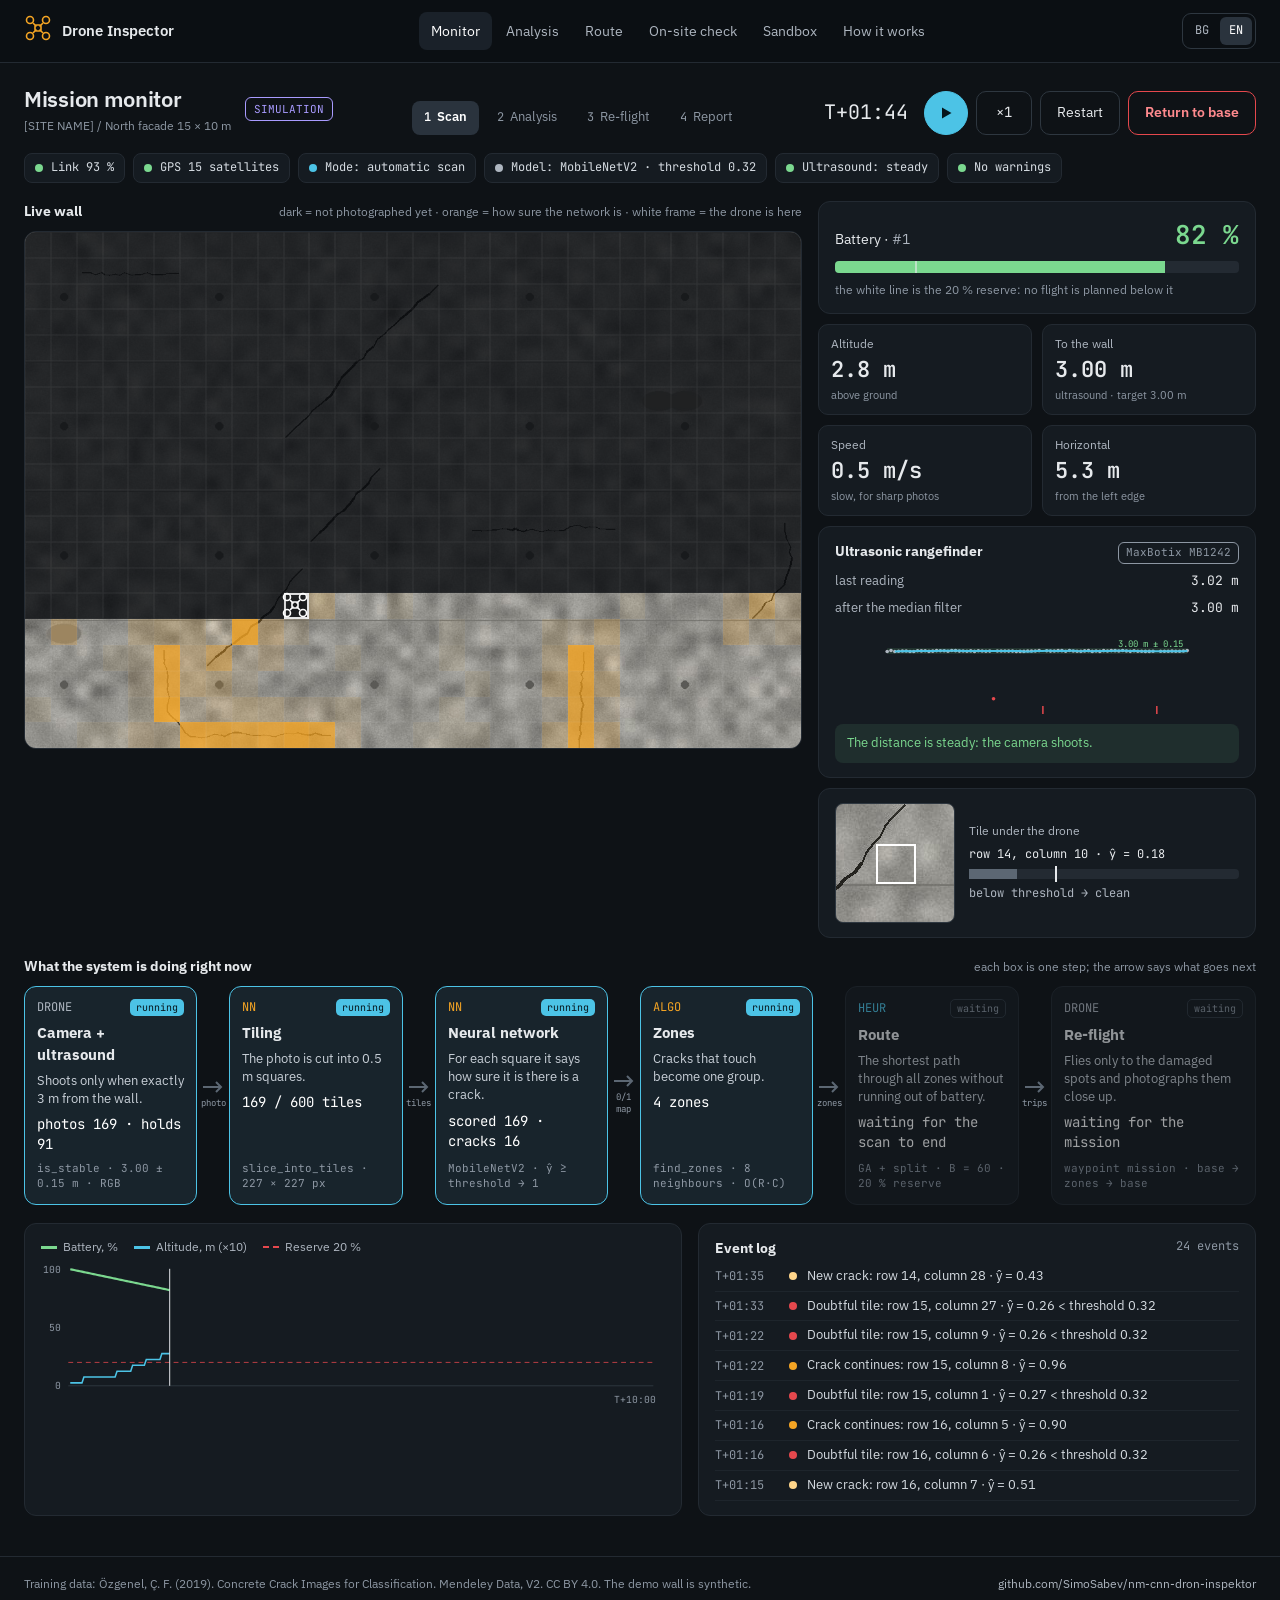
<file: web/monitor.html>
<!doctype html>
<html lang="bg">
<head>
<meta charset="utf-8">
<meta name="viewport" content="width=device-width, initial-scale=1">
<title>Дрон инспектор</title>
<link rel="preconnect" href="https://fonts.googleapis.com">
<link rel="preconnect" href="https://fonts.gstatic.com" crossorigin>
<link href="https://fonts.googleapis.com/css2?family=IBM+Plex+Sans:wght@400;500;600;700&family=JetBrains+Mono:wght@400;500;600&display=swap" rel="stylesheet">
<link rel="stylesheet" href="css/app.css">
<script type="module" src="js/pages/monitor.js"></script>
</head>
<body>
<header id="top"></header>
<main id="app" class="page" data-i18n-title="title.monitor"></main>
<footer id="foot"></footer>
</body>
</html>
</file>
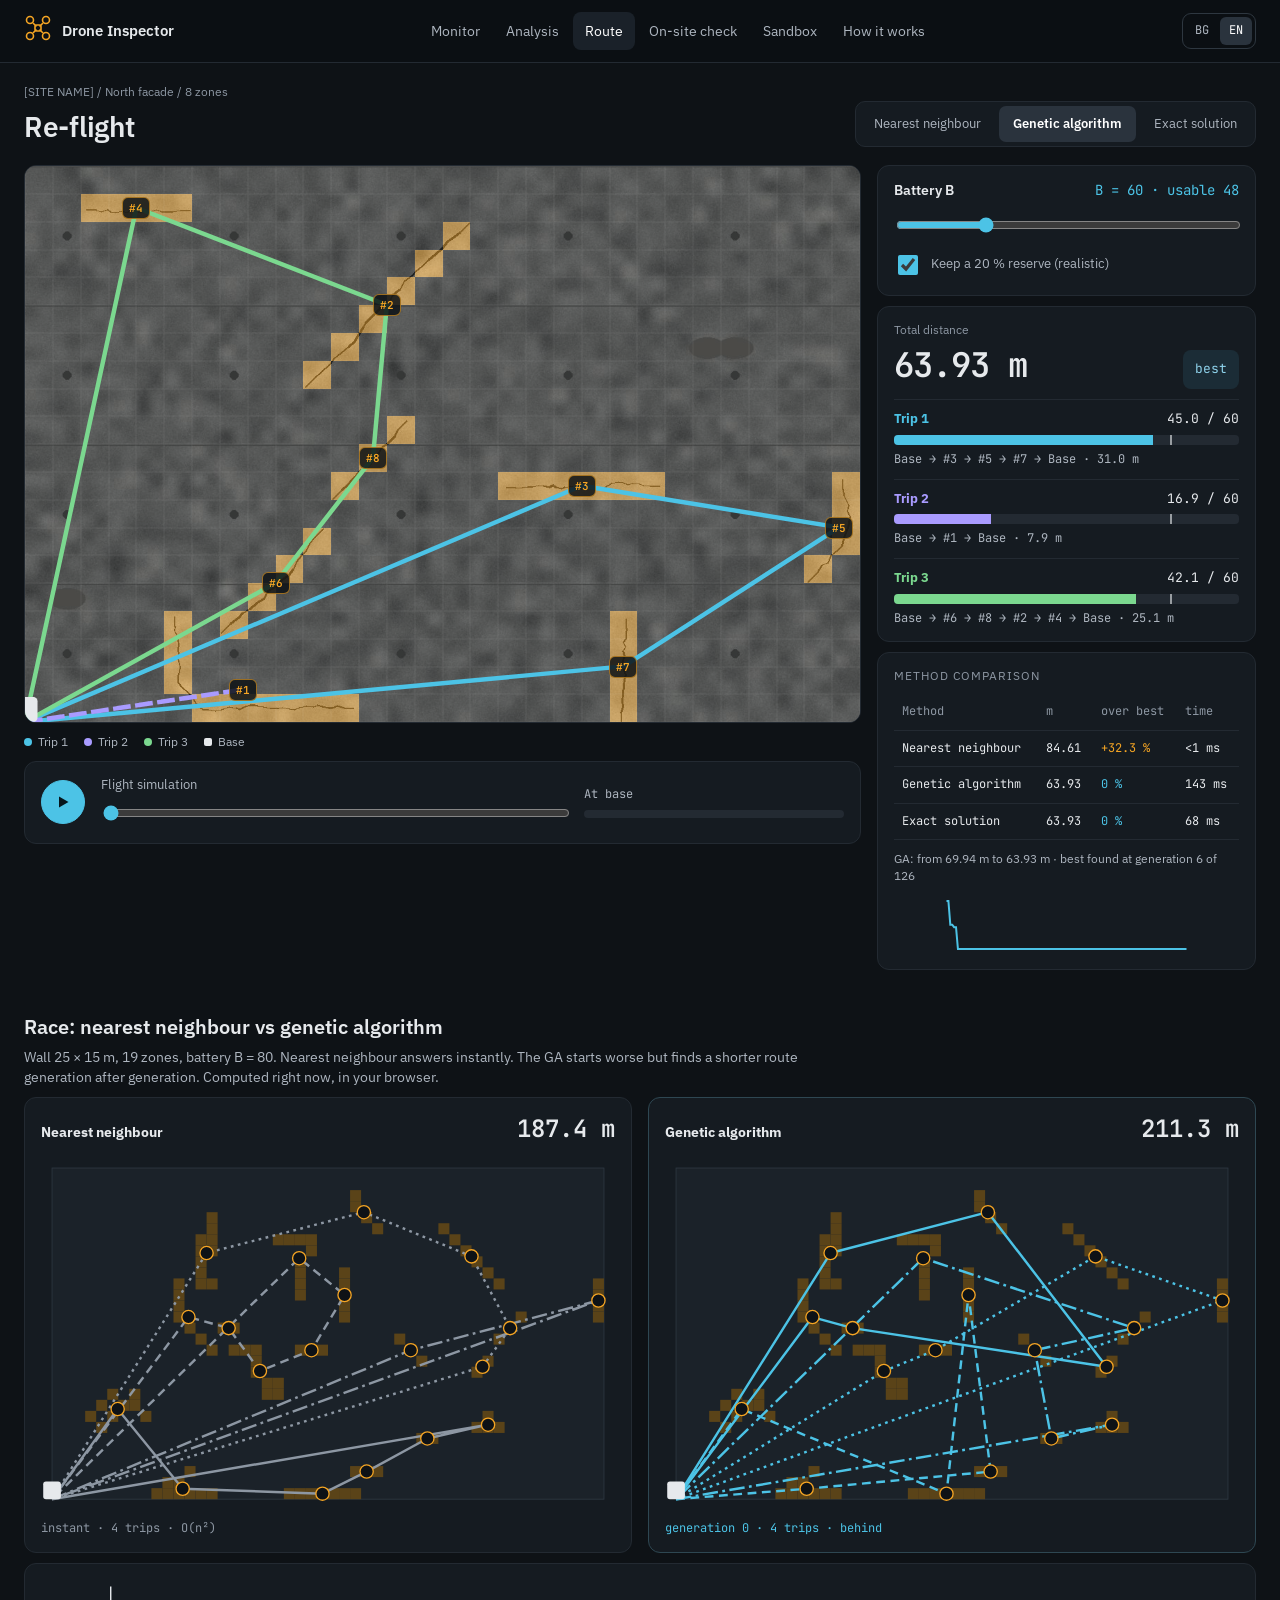
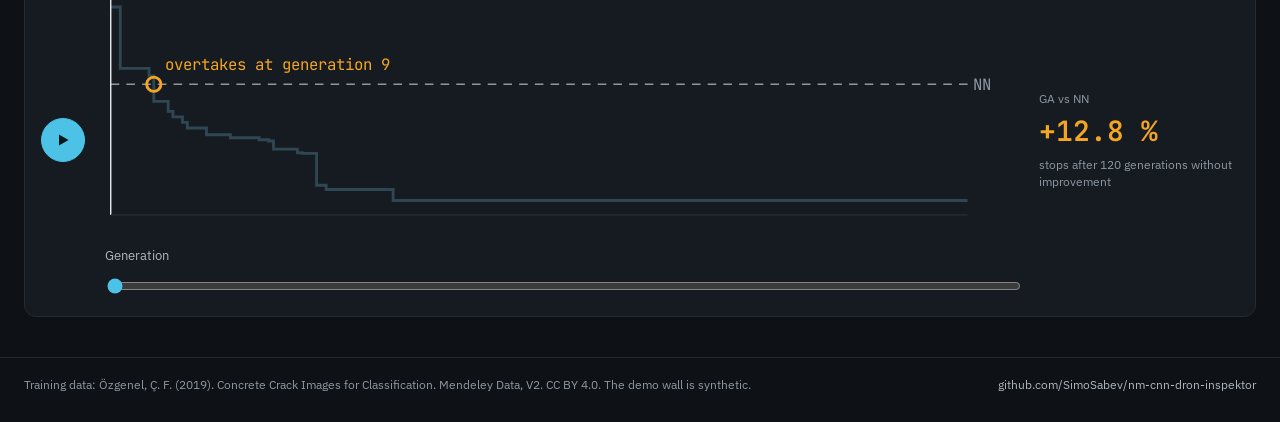
<file: web/route.html>
<!doctype html>
<html lang="bg">
<head>
<meta charset="utf-8">
<meta name="viewport" content="width=device-width, initial-scale=1">
<title>Дрон инспектор</title>
<link rel="preconnect" href="https://fonts.googleapis.com">
<link rel="preconnect" href="https://fonts.gstatic.com" crossorigin>
<link href="https://fonts.googleapis.com/css2?family=IBM+Plex+Sans:wght@400;500;600;700&family=JetBrains+Mono:wght@400;500;600&display=swap" rel="stylesheet">
<link rel="stylesheet" href="css/app.css">
<script type="module" src="js/pages/route.js"></script>
</head>
<body>
<header id="top"></header>
<main id="app" class="page" data-i18n-title="title.route"></main>
<footer id="foot"></footer>
</body>
</html>
</file>
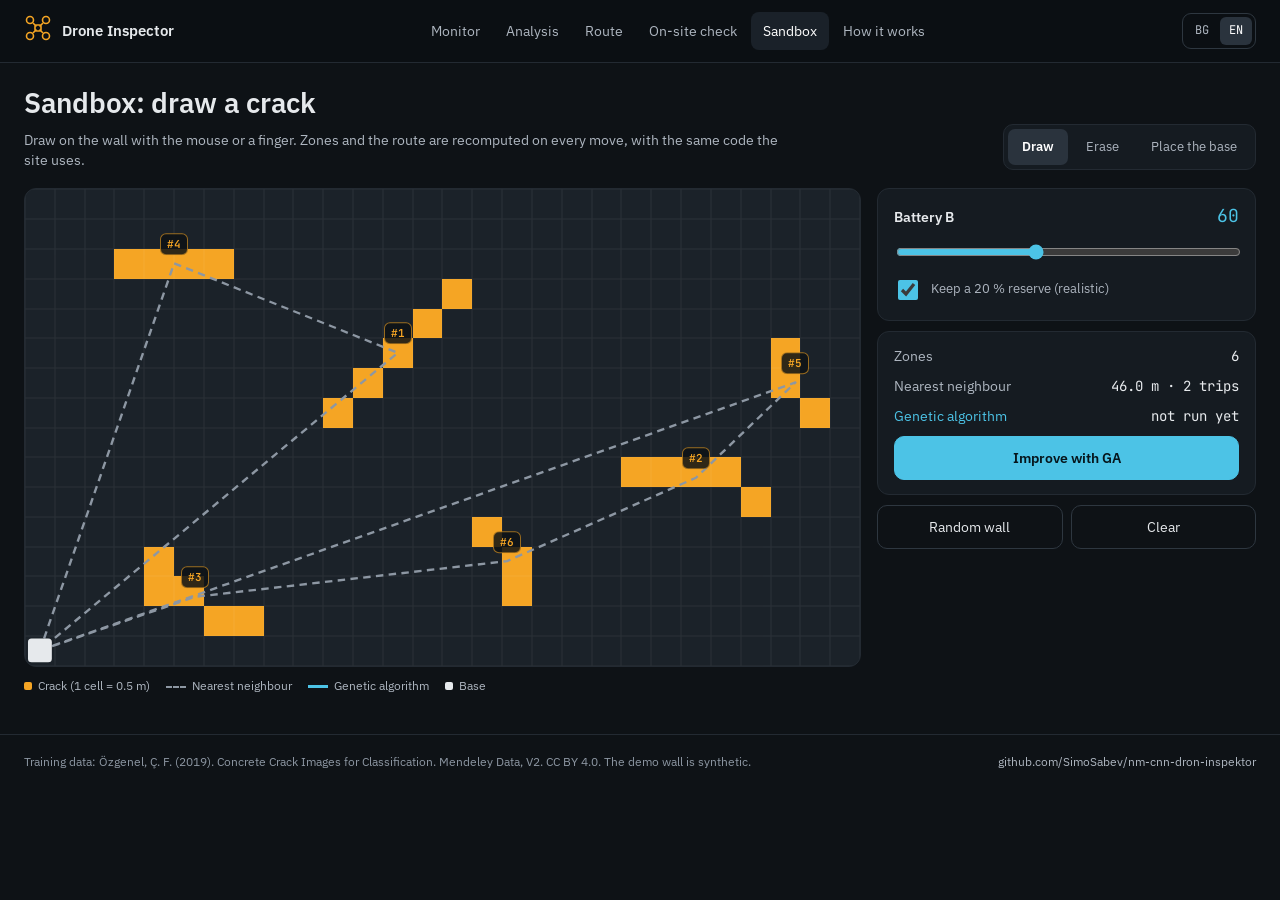
<file: web/sandbox.html>
<!doctype html>
<html lang="bg">
<head>
<meta charset="utf-8">
<meta name="viewport" content="width=device-width, initial-scale=1">
<title>Дрон инспектор</title>
<link rel="preconnect" href="https://fonts.googleapis.com">
<link rel="preconnect" href="https://fonts.gstatic.com" crossorigin>
<link href="https://fonts.googleapis.com/css2?family=IBM+Plex+Sans:wght@400;500;600;700&family=JetBrains+Mono:wght@400;500;600&display=swap" rel="stylesheet">
<link rel="stylesheet" href="css/app.css">
<script type="module" src="js/pages/sandbox.js"></script>
</head>
<body>
<header id="top"></header>
<main id="app" class="page" data-i18n-title="title.sandbox"></main>
<footer id="foot"></footer>
</body>
</html>
</file>
<file: web/css/app.css>
/* Дрон инспектор – общ стил. Тъмна „наземна станция“: оранжево = дефект, синьо = дрон/маршрут. */
:root {
  --bg: #0E1216; --bg-2: #0B0F13; --panel: #151B21; --panel-2: #1B2229; --line: #232A32; --line-2: #2E3740;
  --text: #E6E9EC; --text-2: #C9D0D8; --muted: #AEB6C0; --faint: #8D97A3;
  --crack: #F5A524; --crack-dim: #7A5A1E; --drone: #4CC3E6; --trip2: #A99BFF; --ok: #7BD88F; --bad: #E5484D; --bad-text: #FFB3B5;
  --mono: 'JetBrains Mono', ui-monospace, SFMono-Regular, Menlo, monospace;
  --sans: 'IBM Plex Sans', system-ui, -apple-system, 'Segoe UI', sans-serif;
  --r: 12px;
}
* { box-sizing: border-box; }
html, body { margin: 0; background: var(--bg); color: var(--text); font-family: var(--sans); font-size: 14px; line-height: 1.45; }
a { color: var(--text); text-decoration: none; }
a:hover { color: #fff; }
button, input, select { font: inherit; color: inherit; }
button { cursor: pointer; }
h1 { margin: 0; font-size: 28px; font-weight: 600; letter-spacing: -0.3px; }
h2 { margin: 0; font-size: 20px; font-weight: 600; }
p { margin: 0; }
.mono { font-family: var(--mono); font-variant-numeric: tabular-nums; }
.muted { color: var(--muted); } .faint { color: var(--faint); } .small { font-size: 12px; }
.crack { color: var(--crack); } .drone { color: var(--drone); } .okc { color: var(--ok); } .badc { color: var(--bad-text); }
:focus-visible { outline: 2px solid var(--drone); outline-offset: 2px; }

/* шапка */
.topbar { display: flex; flex-wrap: wrap; align-items: center; justify-content: space-between; gap: 12px; padding: 12px 24px; border-bottom: 1px solid var(--line); background: var(--bg-2); position: sticky; top: 0; z-index: 20; }
.brand { display: flex; align-items: center; gap: 10px; font-weight: 600; font-size: 15px; }
.nav { display: flex; flex-wrap: wrap; gap: 2px; }
.nav a { padding: 9px 12px; border-radius: 8px; color: var(--muted); }
.nav a[aria-current="page"] { background: #1A2129; color: #fff; }
.lang { display: flex; gap: 2px; padding: 3px; border: 1px solid var(--line-2); border-radius: 9px; }
.lang button { border: 0; background: transparent; color: var(--muted); padding: 5px 9px; border-radius: 6px; font-size: 12px; font-family: var(--mono); }
.lang button[aria-pressed="true"] { background: #2A333D; color: #fff; }

/* разположение */
.page { max-width: 1440px; margin: 0 auto; padding: 20px 24px 40px; display: flex; flex-direction: column; gap: 18px; }
.row { display: flex; flex-wrap: wrap; gap: 16px; align-items: flex-start; }
.grow3 { flex: 3 1 600px; min-width: 0; } .grow2 { flex: 2 1 320px; min-width: 0; } .grow1 { flex: 1 1 300px; min-width: 0; }
.stack { display: flex; flex-direction: column; gap: 10px; }
.panel { background: var(--panel); border: 1px solid var(--line); border-radius: var(--r); padding: 14px 16px; }
.head { display: flex; flex-wrap: wrap; align-items: flex-end; justify-content: space-between; gap: 12px; }
.kpis { display: grid; grid-template-columns: repeat(auto-fit, minmax(120px, 1fr)); gap: 10px; }
.kpi { background: var(--panel); border: 1px solid var(--line); border-radius: 10px; padding: 10px 12px; display: flex; flex-direction: column; gap: 2px; }
.kpi .v { font-family: var(--mono); font-size: 22px; font-weight: 600; }
.kpi .l { font-size: 12px; color: var(--muted); } .kpi .h { font-size: 11px; color: var(--faint); }

/* бутони */
.btn { height: 44px; padding: 0 16px; border-radius: 10px; border: 1px solid var(--line-2); background: transparent; color: var(--text); display: inline-flex; align-items: center; gap: 8px; justify-content: center; }
.btn.primary { background: var(--crack); border-color: var(--crack); color: #1A1204; font-weight: 600; }
.btn.blue { background: var(--drone); border-color: var(--drone); color: #06161C; font-weight: 600; }
.btn.danger { border-color: var(--bad); color: #FF8A8E; font-weight: 600; }
.btn.round { width: 44px; padding: 0; border-radius: 22px; }
.seg { display: inline-flex; flex-wrap: wrap; gap: 4px; padding: 4px; background: var(--panel); border: 1px solid var(--line); border-radius: 10px; }
.seg button { height: 36px; padding: 0 14px; border: 0; border-radius: 7px; background: transparent; color: var(--muted); font-size: 13px; }
.seg button[aria-pressed="true"] { background: #2A333D; color: #fff; font-weight: 600; }
input[type=range] { width: 100%; height: 28px; accent-color: var(--crack); }
input[type=range].blue { accent-color: var(--drone); }
input[type=number], input[type=text], select { height: 44px; padding: 0 12px; border-radius: 8px; border: 1px solid var(--line-2); background: var(--bg); width: 100%; }
label { color: var(--muted); font-size: 13px; }
.field { display: flex; flex-direction: column; gap: 6px; }
.chip { display: inline-flex; align-items: center; gap: 8px; height: 30px; padding: 0 10px; border-radius: 8px; font-size: 12px; background: var(--panel); border: 1px solid var(--line); color: #D5DBE1; font-family: var(--mono); }
.chip .dot, .dot { width: 8px; height: 8px; border-radius: 4px; flex: none; display: inline-block; }
.chip.alert { background: #3A1416; border-color: var(--bad); color: var(--bad-text); font-weight: 600; }
.tag { font-family: var(--mono); font-size: 11px; padding: 2px 7px; border-radius: 6px; border: 1px solid currentColor; }

/* стена + слой с плочки */
.wall { position: relative; width: 100%; border-radius: var(--r); overflow: hidden; border: 1px solid var(--line); background: #2A2E33; }
.wall img { position: absolute; inset: 0; width: 100%; height: 100%; object-fit: cover; display: block; }
.wall .grid { position: absolute; inset: 0; display: grid; }
.wall .grid > div { box-shadow: inset 0 0 0 .5px rgba(255,255,255,.07); }
.wall svg.over { position: absolute; inset: 0; width: 100%; height: 100%; pointer-events: none; }
.zl { position: absolute; transform: translate(-50%, -50%); min-width: 26px; height: 22px; padding: 0 6px; border-radius: 6px; font: 600 11px var(--mono); background: rgba(14,18,22,.85); color: var(--crack); border: 1px solid rgba(245,165,36,.6); display: flex; align-items: center; justify-content: center; }
button.zl { cursor: pointer; }
.zl.sel { background: #fff; color: var(--bg); border-color: #fff; }
.zl.done { background: var(--ok); color: var(--bg); border-color: var(--ok); }

/* таблици и списъци */
table { width: 100%; border-collapse: collapse; }
th, td { padding: 9px 8px; text-align: left; border-bottom: 1px solid var(--line); font-weight: 400; }
th { color: var(--faint); font-size: 12px; }
.scrollx { overflow-x: auto; }
.list button { width: 100%; min-height: 44px; display: flex; align-items: center; gap: 10px; padding: 0 8px; border: 0; border-radius: 8px; background: transparent; text-align: left; }
.list button[aria-pressed="true"] { background: #222B35; }
.bar { height: 8px; border-radius: 4px; background: var(--line); overflow: hidden; position: relative; }
.bar > i { display: block; height: 100%; }
.note { padding: 10px 12px; border-radius: 8px; font-size: 13px; }
.note.warn { background: rgba(245,165,36,.12); color: var(--crack); }
.note.bad { background: #3A1416; color: var(--bad-text); }
.note.info { background: rgba(76,195,230,.1); color: #8FD3EC; }
.note.ok { background: rgba(123,216,143,.1); color: var(--ok); }

/* конвейер на живо */
.pipe { display: flex; flex-wrap: wrap; }
.pipe .cell { display: flex; flex: 1 1 190px; min-width: 0; }
.pipe .box { flex: 1; min-width: 0; min-height: 170px; padding: 12px; border-radius: 12px; display: flex; flex-direction: column; gap: 6px; background: var(--panel); border: 1px solid var(--line); }
.pipe .box.run { background: #18242C; border-color: var(--drone); animation: pulse 1.6s infinite; }
.pipe .box.wait { opacity: .6; }
.pipe .arrow { width: 32px; flex: none; display: flex; flex-direction: column; align-items: center; justify-content: center; gap: 4px; font: 9px var(--mono); color: var(--faint); text-align: center; }
.state { font: 10px var(--mono); padding: 2px 6px; border-radius: 5px; }
.state.wait { color: var(--faint); border: 1px solid var(--line-2); } .state.run { background: var(--drone); color: #06161C; } .state.done { background: var(--ok); color: var(--bg); }
@keyframes pulse { 0%,100% { box-shadow: 0 0 0 0 rgba(76,195,230,.45); } 50% { box-shadow: 0 0 0 6px rgba(76,195,230,0); } }
@media (prefers-reduced-motion: reduce) { .pipe .box.run { animation: none; } }

.log { display: flex; flex-direction: column; }
.log div { display: flex; gap: 10px; align-items: center; padding: 5px 0; border-bottom: 1px solid #1E252C; font-size: 13px; }
.log time { font: 12px var(--mono); color: var(--faint); width: 64px; flex: none; }

footer.foot { border-top: 1px solid var(--line); color: var(--faint); font-size: 12px; padding: 18px 24px 28px; display: flex; flex-wrap: wrap; justify-content: space-between; gap: 12px; }
.badge-sim { font: 11px var(--mono); padding: 4px 8px; border-radius: 6px; border: 1px solid var(--trip2); color: var(--trip2); }
[hidden] { display: none !important; }
</file>
